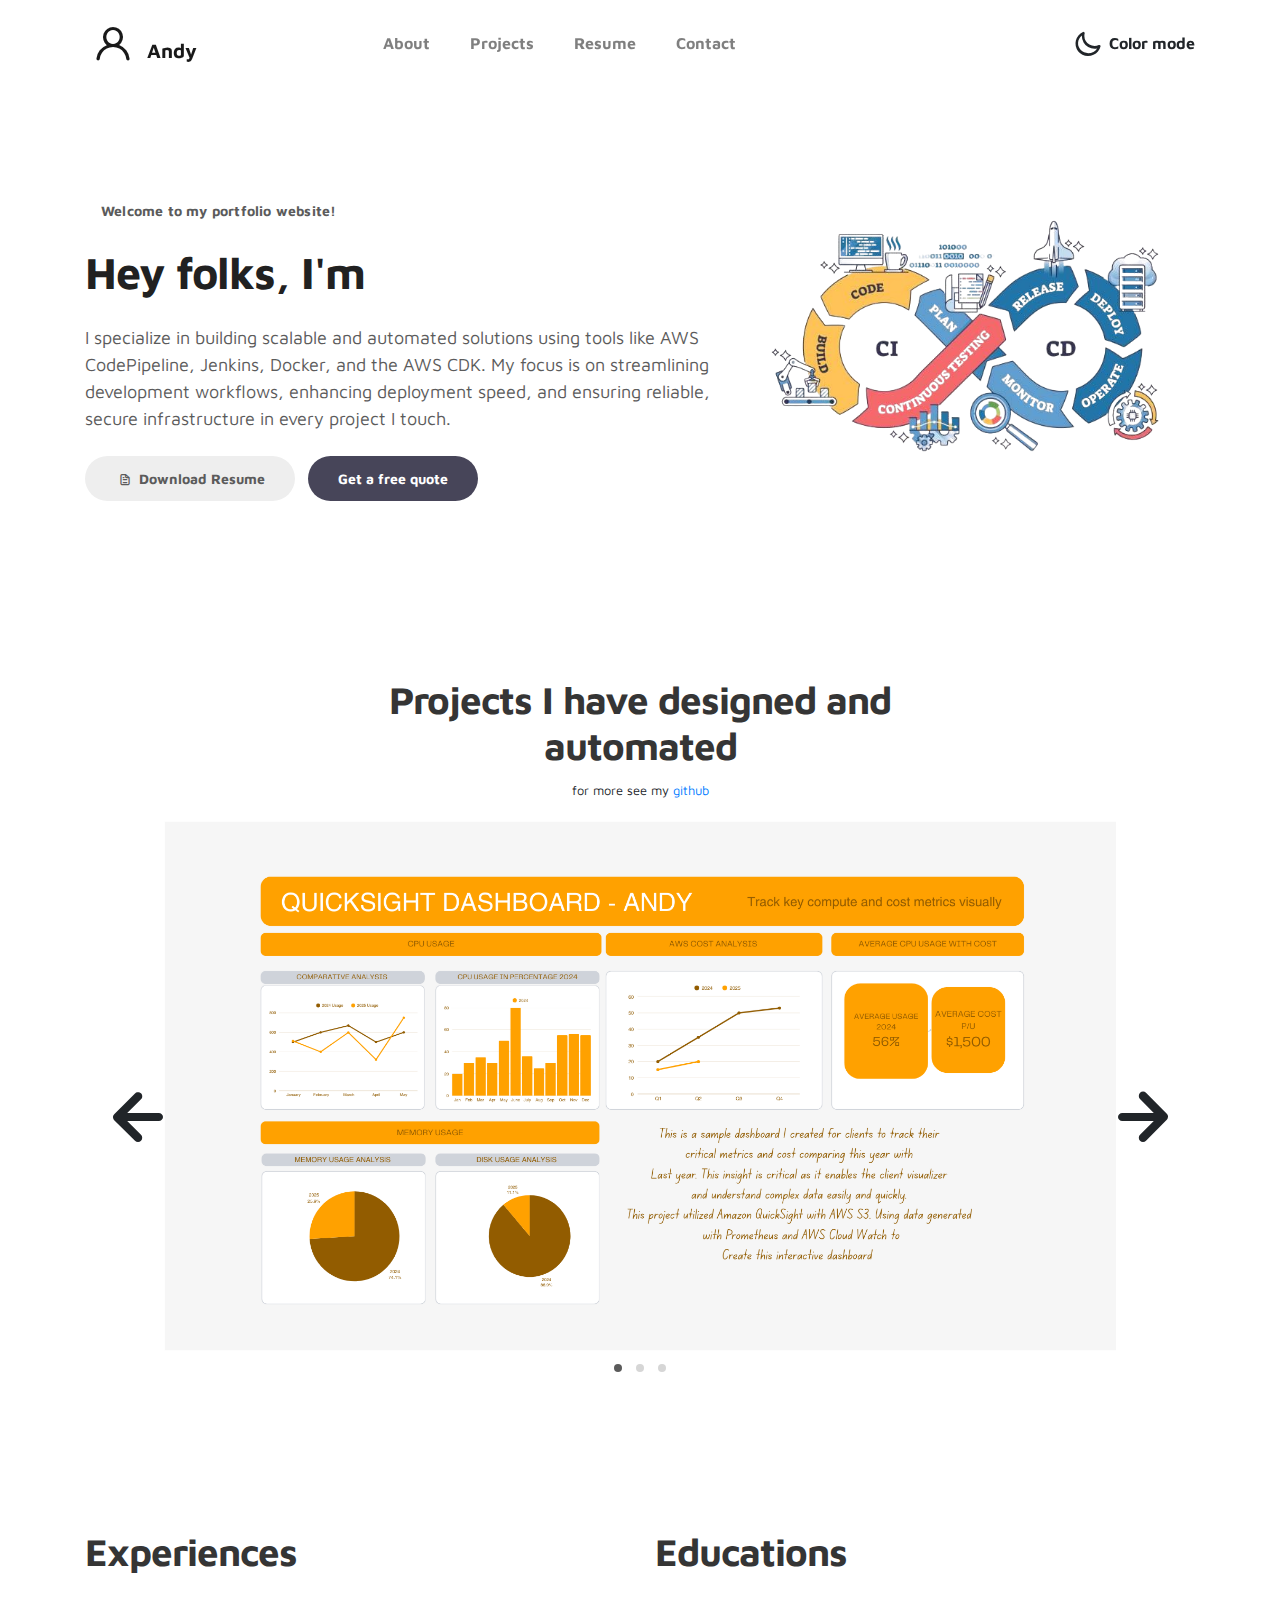
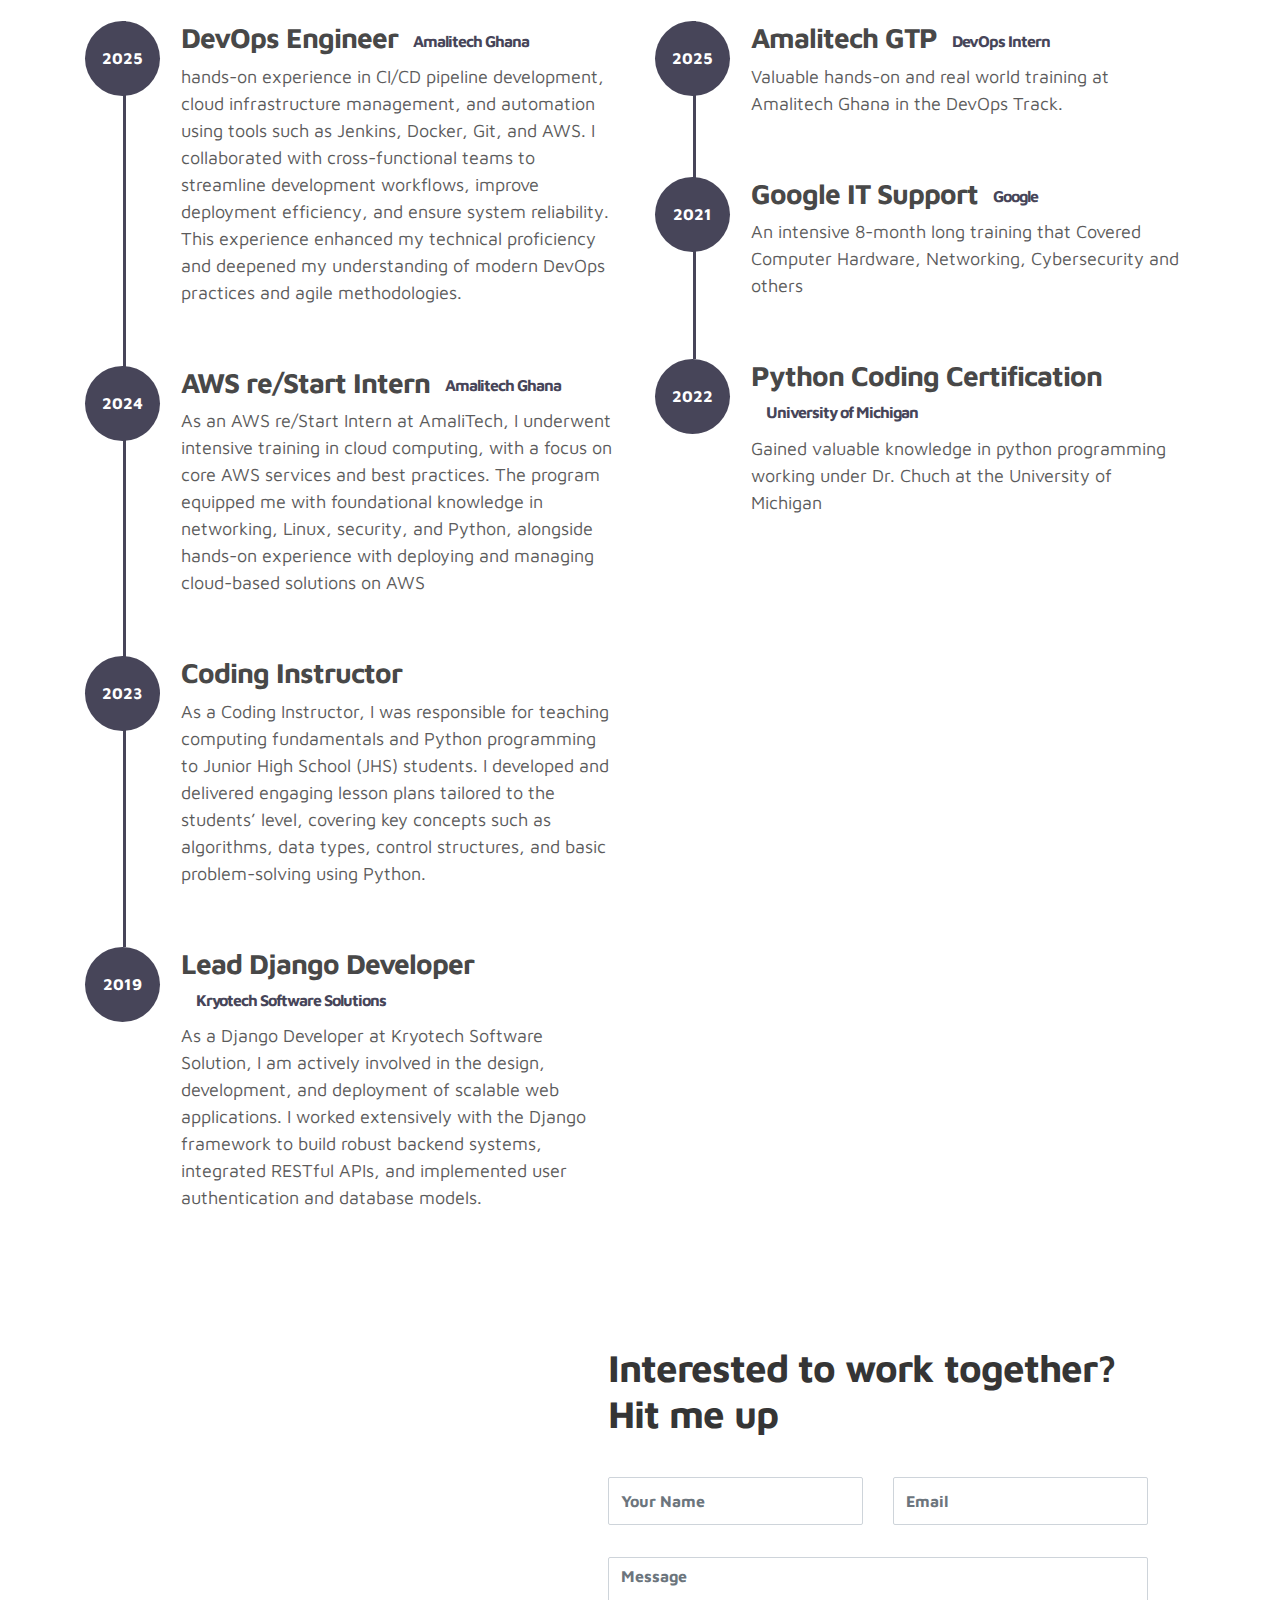
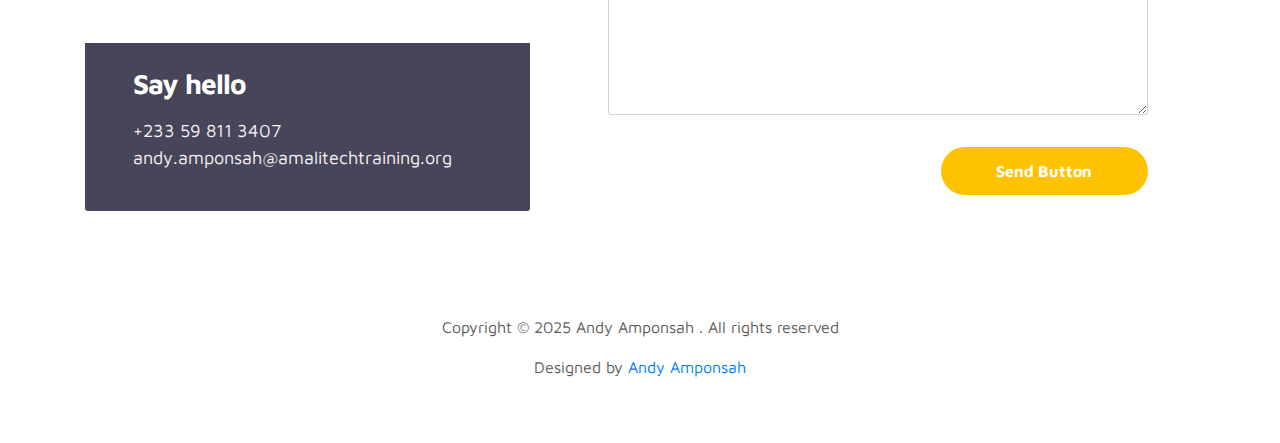
<file: index.html>
<!doctype html>
<html lang="en">
  <head>
    <meta charset="utf-8">
    <meta name="viewport" content="width=device-width, initial-scale=1, shrink-to-fit=no">
    <meta name="description" content="">
    <meta name="author" content="">

    <title>ANDY AMPONSAH | WEBSITE</title>
    <link rel="icon" type="image/png" href="images/project/andy.png">

    <link rel="stylesheet" href="css/bootstrap.min.css">
    <link rel="stylesheet" href="css/unicons.css">
    <link rel="stylesheet" href="css/owl.carousel.min.css">
    <link rel="stylesheet" href="css/owl.theme.default.min.css">

    <!-- MAIN STYLE -->
    <link rel="stylesheet" href="css/tooplate-style.css">
    
<!--

Tooplate 2115 Marvel

https://www.tooplate.com/view/2115-marvel

-->
  </head>
  <body>
    
    <!-- MENU -->
    <nav class="navbar navbar-expand-sm navbar-light">
        <div class="container">
            <a class="navbar-brand" href="/resume.html"><i class='uil uil-user'></i> Andy</a>

            <button class="navbar-toggler" type="button" data-toggle="collapse" data-target="#navbarNav" aria-controls="navbarNav" aria-expanded="false"
                aria-label="Toggle navigation">
                <span class="navbar-toggler-icon"></span>
                <span class="navbar-toggler-icon"></span>
                <span class="navbar-toggler-icon"></span>
            </button>

            <div class="collapse navbar-collapse" id="navbarNav">
                <ul class="navbar-nav mx-auto">
                    <li class="nav-item">
                        <a href="#about" class="nav-link"><span data-hover="About">About</span></a>
                    </li>
                    <li class="nav-item">
                        <a href="#project" class="nav-link"><span data-hover="Projects">Projects</span></a>
                    </li>
                    <li class="nav-item">
                        <a href="/resume.html" class="nav-link"><span data-hover="Resume">Resume</span></a>
                    </li>
                    <li class="nav-item">
                        <a href="/contact.html" class="nav-link"><span data-hover="Contact">Contact</span></a>
                    </li>
                </ul>

                <ul class="navbar-nav ml-lg-auto">
                    <div class="ml-lg-4">
                      <div class="color-mode d-lg-flex justify-content-center align-items-center">
                        <i class="color-mode-icon"></i>
                        Color mode
                      </div>
                    </div>
                </ul>
            </div>
        </div>
    </nav>

    <!-- ABOUT -->
    <section class="about full-screen d-lg-flex justify-content-center align-items-center" id="about">
        <div class="container">
            <div class="row">
                
                <div class="col-lg-7 col-md-12 col-12 d-flex align-items-center">
                    <div class="about-text">
                        <small class="small-text">Welcome to <span class="mobile-block">my portfolio website!</span></small>
                        <h1 class="animated animated-text">
                            <span class="mr-2">Hey folks, I'm</span>
                                <div class="animated-info">
                                    <span class="animated-item">Andy.</span>
                                    <span class="animated-item">DevOps.</span>
                                    <span class="animated-item">DevSecOps.</span>
                                </div>
                        </h1>

                        <p>I specialize in building scalable and automated solutions using tools like AWS CodePipeline, Jenkins, Docker, and the AWS CDK. My focus is on streamlining development workflows, enhancing deployment speed, and ensuring reliable, secure infrastructure in every project I touch.</p>
                        
                        <div class="custom-btn-group mt-4">
                          <a href="/ANDY_AMPONSAH_RESUME.pdf" class="btn mr-lg-2 custom-btn"><i class='uil uil-file-alt'></i> Download Resume</a>
                          <a href="#contact" class="btn custom-btn custom-btn-bg custom-btn-link">Get a free quote</a>
                        </div>
                    </div>
                </div>

                <div class="col-lg-5 col-md-12 col-12">
                    <div class="about-image svg">
                        <img src="images/undraw/cicd.png" class="img-fluid" alt="svg image">
                    </div>
                </div>

            </div>
        </div>
    </section>

    <!-- PROJECTS -->
    <section class="project py-5" id="project">
        <div class="container">
                
                <div class="row">
                  <div class="col-lg-11 text-center mx-auto col-12">

                      <div class="col-lg-8 mx-auto">
                        <h2>Projects I have designed and automated</h2><small>for more see my <a rel="nofollow" href="https://github.com/guderian120"> github</a> </small>
                      </div>

                      <div class="owl-carousel owl-theme">
                        <div class="item">
                          <div class="project-info">
                            <img src="images/project/quicksight.png" class="img-fluid" alt="project image">
                          </div>
                        </div>

                        <div class="item">
                          <div class="project-info">
                            <img src="images/project/grafana.png" class="img-fluid" alt="project image">
                          </div>
                        </div>

                        <div class="item">
                          <div class="project-info">
                            <img src="images/project/ktech.png" class="img-fluid" alt="project image">
                          </div>
                        </div>

                       
                      </div>

                  </div>
                </div>
        </div>
    </section>

    <!-- FEATURES -->
    <section class="resume py-5 d-lg-flex justify-content-center align-items-center" id="resume">
        <div class="container">
            <div class="row">

                <div class="col-lg-6 col-12">
                  <h2 class="mb-4">Experiences</h2>

                    <div class="timeline">
                        <div class="timeline-wrapper">
                             <div class="timeline-yr">
                                  <span>2025</span>
                             </div>
                             <div class="timeline-info">
                              <h3><span>DevOps Engineer</span><small>Amalitech Ghana</small></h3>
                             <p>hands-on experience in CI/CD pipeline development, cloud infrastructure management, and automation using tools such as Jenkins, Docker, Git, and AWS. I collaborated with cross-functional teams to streamline development workflows, improve deployment efficiency, and ensure system reliability. This experience enhanced my technical proficiency and deepened my understanding of modern DevOps practices and agile methodologies.</p>                         </div>
                        </div>

                        <div class="timeline-wrapper">
                          <div class="timeline-yr">
                              <span>2024</span>
                          </div>
                          <div class="timeline-info">
                            <h3><span>AWS re/Start Intern<small>Amalitech Ghana</small></h3>
                              <p>As an AWS re/Start Intern at AmaliTech, I underwent intensive training in cloud computing, with a focus on core AWS services and best practices. The program equipped me with foundational knowledge in networking, Linux, security, and Python, alongside hands-on experience with deploying and managing cloud-based solutions on AWS</p>
                            </div>
                      </div>
                      <div class="timeline-wrapper">
                        <div class="timeline-yr">
                            <span>2023</span>
                        </div>
                        <div class="timeline-info">
                            <h3><span>Coding Instructor</h3>
                              <p>As a Coding Instructor, I was responsible for teaching computing fundamentals and Python programming to Junior High School (JHS) students. I developed and delivered engaging lesson plans tailored to the students’ level, covering key concepts such as algorithms, data types, control structures, and basic problem-solving using Python.</p>
                            </div>
                    </div>
                        <div class="timeline-wrapper">
                            <div class="timeline-yr">
                                <span>2019</span>
                            </div>
                            <div class="timeline-info">
                              <h3><span>Lead Django Developer</span><small>Kryotech Software Solutions</small></h3>
                               <p>As a Django Developer at Kryotech Software Solution, I am actively involved in the design, development, and deployment of scalable web applications. I worked extensively with the Django framework to build robust backend systems, integrated RESTful APIs, and implemented user authentication and database models.</p>
                          </div>
                        </div>

                        
                        
                       

                    </div>
                </div>

                <div class="col-lg-6 col-12">
                  <h2 class="mb-4 mobile-mt-2">Educations</h2>

                    <div class="timeline">
                        <div class="timeline-wrapper">
                             <div class="timeline-yr">
                                  <span>2025</span>
                             </div>
                             <div class="timeline-info">
                              <h3><span>Amalitech GTP</span><small>DevOps Intern</small></h3>
                              <p>Valuable hands-on and real world training at Amalitech Ghana in the DevOps Track.</p>
                         </div>
                        </div>

                        <div class="timeline-wrapper">
                            <div class="timeline-yr">
                                <span>2021</span>
                            </div>
                            <div class="timeline-info">
                              <h3><span>Google IT Support</span><small>Google</small></h3>
                              <p> An intensive 8-month long training that Covered Computer Hardware, Networking, Cybersecurity and others</p>
                          </div>
                        </div>
                        
                        <div class="timeline-wrapper">
                            <div class="timeline-yr">
                                <span>2022</span>
                            </div>
                            <div class="timeline-info">
                              <h3><span>Python Coding Certification</span><small>University of Michigan</small></h3>
                              <p>Gained valuable knowledge in python programming working under Dr. Chuch at the University of Michigan </p>
                            </div>
                        </div>

                    </div>
                </div>
                
            </div>
        </div>
    </section>

    <!-- CONTACT -->
    <section class="contact py-5" id="contact">
      <div class="container">
        <div class="row">
          
          <div class="col-lg-5 mr-lg-5 col-12">
            <div class="google-map w-100">
              <iframe src="https://www.google.com/maps/embed?pb=!1m18!1m12!1m3!1d990.7243874322515!2d-1.6216729303959276!3d6.659617899583461!2m3!1f0!2f0!3f0!3m2!1i1024!2i768!4f13.1!3m3!1m2!1s0xfdb9100216fb86d%3A0x96e7ff31d26458b4!2sAmaliTech%20Ghana!5e0!3m2!1sen!2sgh!4v1745331411936!5m2!1sen!2sgh" width="400" height="300" frameborder="0" style="border:0" allowfullscreen></iframe>
            </div>

            <div class="contact-info d-flex justify-content-between align-items-center py-4 px-lg-5">
              <div class="contact-info-item">
                <h3 class="mb-3 text-white">Say hello</h3>
                <p class="footer-text mb-0">+233 59 811 3407</p>
                <p><a href="mailto:andy.amponsah@amalitechtraining.org">andy.amponsah@amalitechtraining.org</a></p>
              </div>

                
            </div>
          </div>

          <div class="col-lg-6 col-12">
            <div class="contact-form">
              <h2 class="mb-4">Interested to work together? Hit me up</h2>

              <form id="contactForm"  method="POST">
                <div class="row">
                  <div class="col-lg-6 col-12">
                    <input type="text" class="form-control" name="name" placeholder="Your Name" id="name" required>
                  </div>

                  <div class="col-lg-6 col-12">
                    <input type="email" class="form-control" name="email" placeholder="Email" id="email" required>
                  </div>

                  <div class="col-12">
                    <textarea name="message" rows="6" class="form-control" id="message" placeholder="Message" required></textarea>
                  </div>

                  
                  <div class="ml-lg-auto col-lg-5 col-12">
                    <input type="submit" class="form-control submit-btn" value="Send Button">
                  </div>
                </div>
              </form>
            </div>
          </div> 

        </div>
      </div>
    </section>

    <!-- FOOTER -->
     <footer class="footer py-5">
          <div class="container">
               <div class="row">

                    <div class="col-lg-12 col-12">                                
                      <p class="copyright-text text-center">Copyright &copy; 2025 Andy Amponsah . All rights reserved</p>
                      <p class="copyright-text text-center">Designed by <a rel="nofollow" href="https://github.com/guderian120" >Andy Amponsah</a></p>
                  </div>
                    
               </div>
          </div>
     </footer>



   
     
  
    <script src="js/jquery-3.3.1.min.js"></script>
    <script src="js/popper.min.js"></script>
    <script src="js/bootstrap.min.js"></script>
    <script src="js/Headroom.js"></script>
    <script src="js/jQuery.headroom.js"></script>
    <script src="js/owl.carousel.min.js"></script>
    <script src="js/smoothscroll.js"></script>
    <script src="js/custom.js"></script>
    <script src="/js/success.js"></script>

  </body>
</html>
</file>
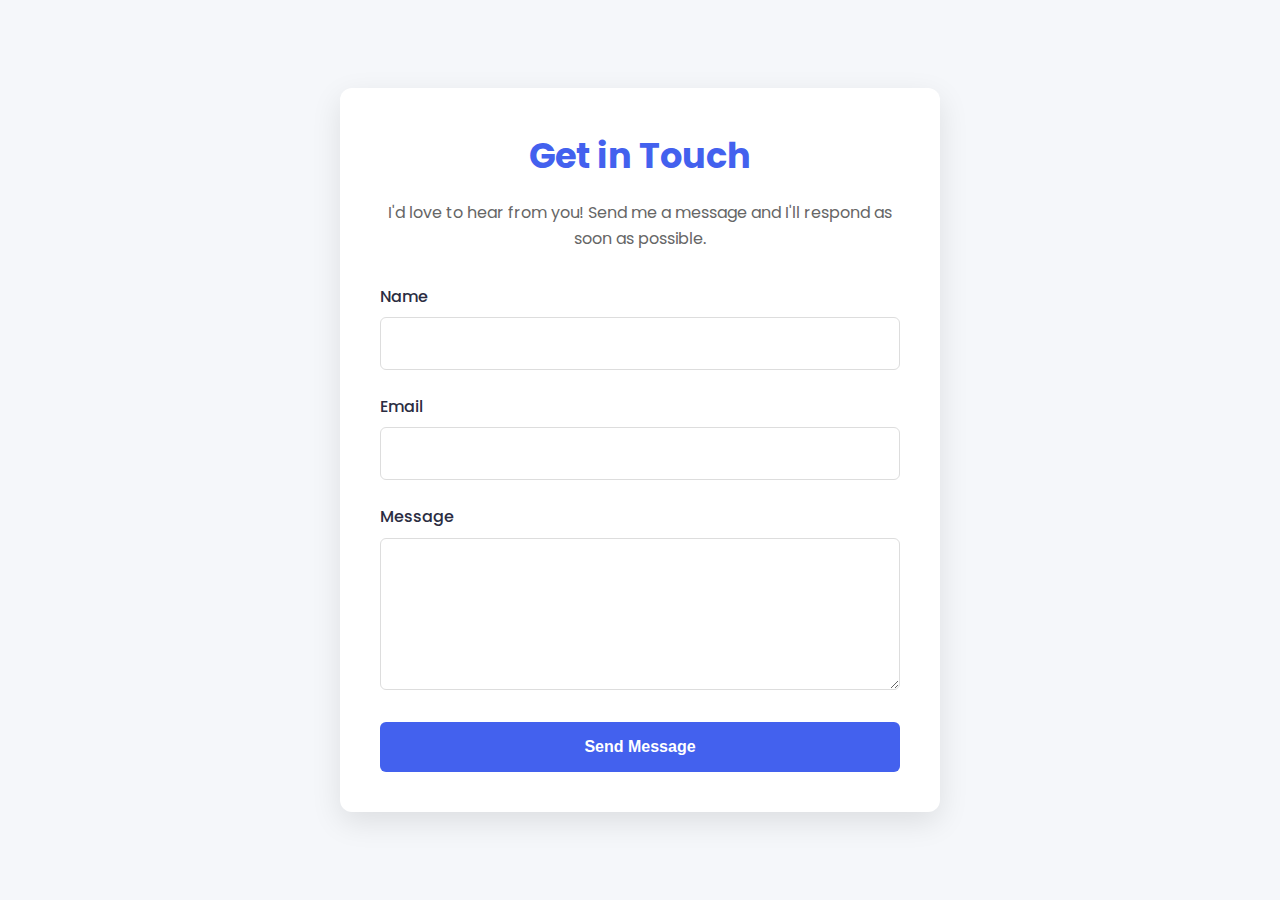
<file: contact.html>
<!DOCTYPE html>
<html lang="en">
<head>
  <meta charset="UTF-8">
  <meta name="viewport" content="width=device-width, initial-scale=1.0">
  <title>Contact Me</title>
  <link rel="stylesheet" href="/css/success.css">
  <link href="https://fonts.googleapis.com/css2?family=Poppins:wght@300;400;600&display=swap" rel="stylesheet">
</head>
<body>
  <div class="container">
    <div class="form-container">
      <h1>Get in Touch</h1>
      <p>I'd love to hear from you! Send me a message and I'll respond as soon as possible.</p>
      
      <form id="contactForm">
        <div class="form-group">
          <label for="name">Name</label>
          <input type="text" id="name" name="name" required>
        </div>
        
        <div class="form-group">
          <label for="email">Email</label>
          <input type="email" id="email" name="email" required>
        </div>
        
        <div class="form-group">
          <label for="message">Message</label>
          <textarea id="message" name="message" rows="5" required></textarea>
        </div>
        
        <button type="submit" class="submit-btn">Send Message</button>
      </form>
    </div>
  </div>

  <script src="js/success.js"></script>
</body>
</html>
</file>
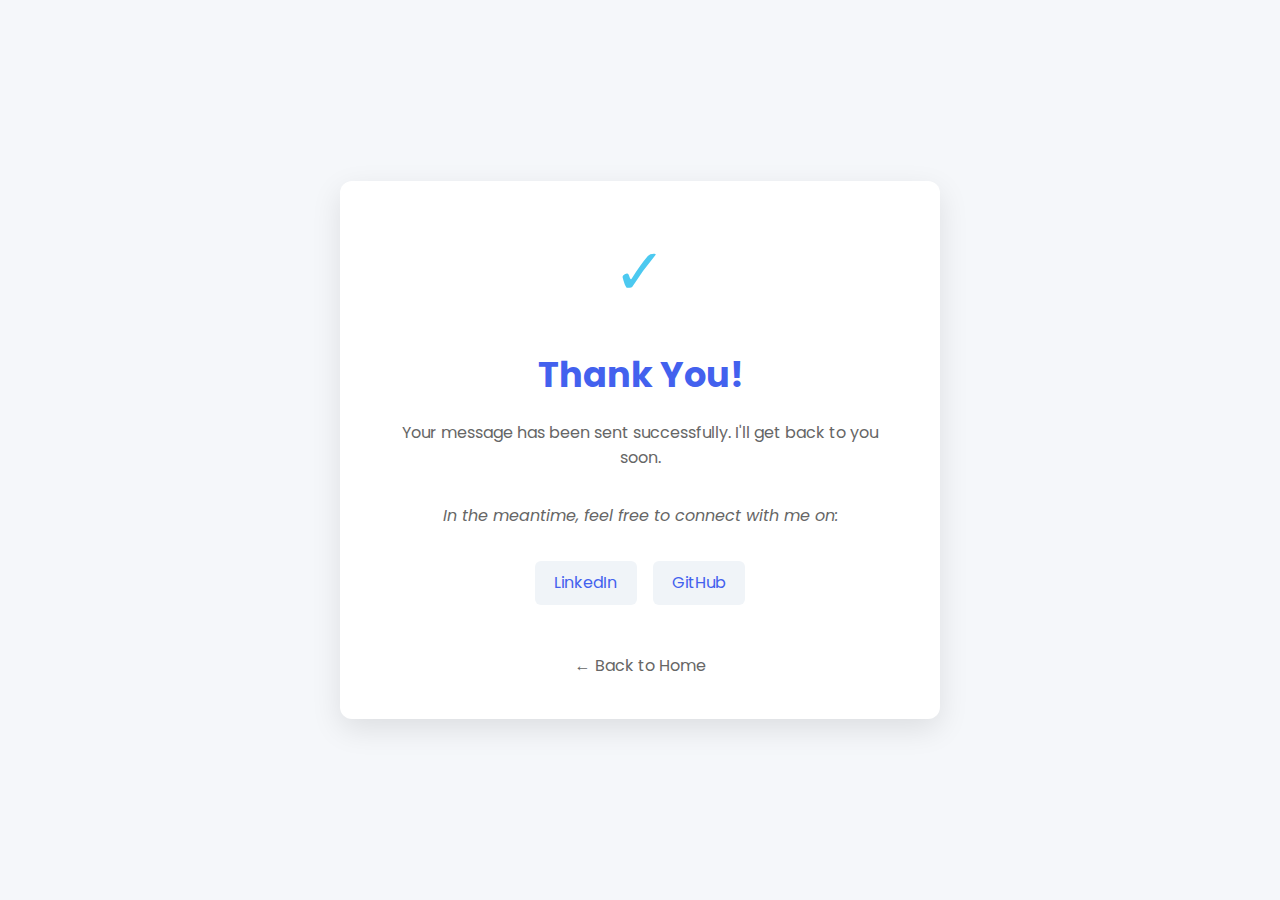
<file: success.html>
<!DOCTYPE html>
<html lang="en">
<head>
  <meta charset="UTF-8">
  <meta name="viewport" content="width=device-width, initial-scale=1.0">
  <title>Message Sent!</title>
  <link rel="stylesheet" href="/css/success.css">
  <link href="https://fonts.googleapis.com/css2?family=Poppins:wght@300;400;600&display=swap" rel="stylesheet">
  <link rel="icon" type="image/png" href="images/project/andy.png">

</head>
<body>
  <div class="container">
    <div class="success-container">
      <div class="checkmark">✓</div>
      <h1>Thank You!</h1>
      <p>Your message has been sent successfully. I'll get back to you soon.</p>
      <p class="follow-up">In the meantime, feel free to connect with me on:</p>
      
      <div class="social-links">
        <a href="https://www.linkedin.com/in/andy-amponsah/" target="_blank">LinkedIn</a>
        <a href="https://github.com/guderian120" target="_blank">GitHub</a>
      </div>
      
      <a href="/" class="home-link">← Back to Home</a>
    </div>
  </div>
</body>
</html>
</file>
<file: css/unicons.css>
@font-face {
  font-family: 'unicons';
  src: url('../font/unicons.eot?42479262');
  src: url('../font/unicons.eot?42479262#iefix') format('embedded-opentype'),
       url('../font/unicons.woff2?42479262') format('woff2'),
       url('../font/unicons.woff?42479262') format('woff'),
       url('../font/unicons.ttf?42479262') format('truetype'),
       url('../font/unicons.svg?42479262#unicons') format('svg');
  font-weight: normal;
  font-style: normal;
}
/* Chrome hack: SVG is rendered more smooth in Windozze. 100% magic, uncomment if you need it. */
/* Note, that will break hinting! In other OS-es font will be not as sharp as it could be */
/*
@media screen and (-webkit-min-device-pixel-ratio:0) {
  @font-face {
    font-family: 'unicons';
    src: url('../font/unicons.svg?42479262#unicons') format('svg');
  }
}
*/
 
 [class^="uil-"]:before, [class*=" uil-"]:before {
  font-family: "unicons";
  font-style: normal;
  font-weight: normal;
  speak: none;
 
  display: inline-block;
  text-decoration: inherit;
  width: 1em;
  margin-right: .2em;
  text-align: center;
  /* opacity: .8; */
 
  /* For safety - reset parent styles, that can break glyph codes*/
  font-variant: normal;
  text-transform: none;
 
  /* fix buttons height, for twitter bootstrap */
  line-height: 1em;
 
  /* Animation center compensation - margins should be symmetric */
  /* remove if not needed */
  margin-left: .2em;
 
  /* you can be more comfortable with increased icons size */
  /* font-size: 120%; */
 
  /* Font smoothing. That was taken from TWBS */
  -webkit-font-smoothing: antialiased;
  -moz-osx-font-smoothing: grayscale;
 
  /* Uncomment for 3D effect */
  /* text-shadow: 1px 1px 1px rgba(127, 127, 127, 0.3); */
}
 
.uil-abacus:before { content: '\e800'; } /* '' */
.uil-accessible-icon-alt:before { content: '\e801'; } /* '' */
.uil-adjust-alt:before { content: '\e802'; } /* '' */
.uil-adjust-circle:before { content: '\e803'; } /* '' */
.uil-adjust-half:before { content: '\e804'; } /* '' */
.uil-adjust:before { content: '\e805'; } /* '' */
.uil-airplay:before { content: '\e806'; } /* '' */
.uil-align-alt:before { content: '\e807'; } /* '' */
.uil-align-center-alt:before { content: '\e808'; } /* '' */
.uil-align-center-h:before { content: '\e809'; } /* '' */
.uil-align-center-justify:before { content: '\e80a'; } /* '' */
.uil-align-center-v:before { content: '\e80b'; } /* '' */
.uil-align-center:before { content: '\e80c'; } /* '' */
.uil-align-justify:before { content: '\e80d'; } /* '' */
.uil-align-left-justify:before { content: '\e80e'; } /* '' */
.uil-align-left:before { content: '\e80f'; } /* '' */
.uil-align-letter-right:before { content: '\e810'; } /* '' */
.uil-align-right-justify:before { content: '\e811'; } /* '' */
.uil-align-right:before { content: '\e812'; } /* '' */
.uil-align:before { content: '\e813'; } /* '' */
.uil-ambulance:before { content: '\e814'; } /* '' */
.uil-analysis:before { content: '\e815'; } /* '' */
.uil-analytics:before { content: '\e816'; } /* '' */
.uil-anchor:before { content: '\e817'; } /* '' */
.uil-android-phone-slash:before { content: '\e818'; } /* '' */
.uil-angle-double-down:before { content: '\e819'; } /* '' */
.uil-angle-double-left:before { content: '\e81a'; } /* '' */
.uil-angle-double-right:before { content: '\e81b'; } /* '' */
.uil-angle-double-up:before { content: '\e81c'; } /* '' */
.uil-angle-down:before { content: '\e81d'; } /* '' */
.uil-angle-left:before { content: '\e81e'; } /* '' */
.uil-angle-right-b:before { content: '\e81f'; } /* '' */
.uil-angle-right:before { content: '\e820'; } /* '' */
.uil-angle-up:before { content: '\e821'; } /* '' */
.uil-annoyed-alt:before { content: '\e822'; } /* '' */
.uil-annoyed:before { content: '\e823'; } /* '' */
.uil-apps:before { content: '\e824'; } /* '' */
.uil-archive-alt:before { content: '\e825'; } /* '' */
.uil-archive:before { content: '\e826'; } /* '' */
.uil-arrow-break:before { content: '\e827'; } /* '' */
.uil-arrow-circle-down:before { content: '\e828'; } /* '' */
.uil-arrow-circle-left:before { content: '\e829'; } /* '' */
.uil-arrow-circle-right:before { content: '\e82a'; } /* '' */
.uil-arrow-circle-up:before { content: '\e82b'; } /* '' */
.uil-arrow-compress-h:before { content: '\e82c'; } /* '' */
.uil-arrow-down-left:before { content: '\e82d'; } /* '' */
.uil-arrow-down-right:before { content: '\e82e'; } /* '' */
.uil-arrow-down:before { content: '\e82f'; } /* '' */
.uil-arrow-from-right:before { content: '\e830'; } /* '' */
.uil-arrow-from-top:before { content: '\e831'; } /* '' */
.uil-arrow-growth:before { content: '\e832'; } /* '' */
.uil-arrow-left:before { content: '\e833'; } /* '' */
.uil-arrow-random:before { content: '\e834'; } /* '' */
.uil-arrow-resize-diagonal:before { content: '\e835'; } /* '' */
.uil-arrow-right:before { content: '\e836'; } /* '' */
.uil-arrow-to-bottom:before { content: '\e837'; } /* '' */
.uil-arrow-to-right:before { content: '\e838'; } /* '' */
.uil-arrow-up-left:before { content: '\e839'; } /* '' */
.uil-arrow-up-right:before { content: '\e83a'; } /* '' */
.uil-arrow-up:before { content: '\e83b'; } /* '' */
.uil-arrows-h-alt:before { content: '\e83c'; } /* '' */
.uil-arrows-h:before { content: '\e83d'; } /* '' */
.uil-arrows-left-down:before { content: '\e83e'; } /* '' */
.uil-arrows-maximize:before { content: '\e83f'; } /* '' */
.uil-arrows-merge:before { content: '\e840'; } /* '' */
.uil-arrows-resize-h:before { content: '\e841'; } /* '' */
.uil-arrows-resize-v:before { content: '\e842'; } /* '' */
.uil-arrows-resize:before { content: '\e843'; } /* '' */
.uil-arrows-right-down:before { content: '\e844'; } /* '' */
.uil-arrows-shrink-h:before { content: '\e845'; } /* '' */
.uil-arrows-shrink-v:before { content: '\e846'; } /* '' */
.uil-arrows-up-right:before { content: '\e847'; } /* '' */
.uil-arrows-v-alt:before { content: '\e848'; } /* '' */
.uil-arrows-v:before { content: '\e849'; } /* '' */
.uil-at:before { content: '\e84a'; } /* '' */
.uil-atm-card:before { content: '\e84b'; } /* '' */
.uil-atom:before { content: '\e84c'; } /* '' */
.uil-auto-flash:before { content: '\e84d'; } /* '' */
.uil-award-alt:before { content: '\e84e'; } /* '' */
.uil-award:before { content: '\e84f'; } /* '' */
.uil-baby-carriage:before { content: '\e850'; } /* '' */
.uil-backpack:before { content: '\e851'; } /* '' */
.uil-backspace:before { content: '\e852'; } /* '' */
.uil-backward:before { content: '\e853'; } /* '' */
.uil-bag-alt:before { content: '\e854'; } /* '' */
.uil-bag-slash:before { content: '\e855'; } /* '' */
.uil-bag:before { content: '\e856'; } /* '' */
.uil-ball:before { content: '\e857'; } /* '' */
.uil-ban:before { content: '\e858'; } /* '' */
.uil-bars:before { content: '\e859'; } /* '' */
.uil-basketball-hoop:before { content: '\e85a'; } /* '' */
.uil-basketball:before { content: '\e85b'; } /* '' */
.uil-battery-bolt:before { content: '\e85c'; } /* '' */
.uil-battery-empty:before { content: '\e85d'; } /* '' */
.uil-bed-double:before { content: '\e85e'; } /* '' */
.uil-bed:before { content: '\e85f'; } /* '' */
.uil-bell-school:before { content: '\e860'; } /* '' */
.uil-bell-slash:before { content: '\e861'; } /* '' */
.uil-bill:before { content: '\e862'; } /* '' */
.uil-bitcoin-circle:before { content: '\e863'; } /* '' */
.uil-bitcoin:before { content: '\e864'; } /* '' */
.uil-bluetooth-b:before { content: '\e865'; } /* '' */
.uil-bolt-alt:before { content: '\e866'; } /* '' */
.uil-bolt-slash:before { content: '\e867'; } /* '' */
.uil-bolt:before { content: '\e868'; } /* '' */
.uil-book-alt:before { content: '\e869'; } /* '' */
.uil-book-medical:before { content: '\e86a'; } /* '' */
.uil-book-open:before { content: '\e86b'; } /* '' */
.uil-book-reader:before { content: '\e86c'; } /* '' */
.uil-book:before { content: '\e86d'; } /* '' */
.uil-bookmark-full:before { content: '\e86e'; } /* '' */
.uil-bookmark:before { content: '\e86f'; } /* '' */
.uil-books:before { content: '\e870'; } /* '' */
.uil-boombox:before { content: '\e871'; } /* '' */
.uil-border-alt:before { content: '\e872'; } /* '' */
.uil-border-bottom:before { content: '\e873'; } /* '' */
.uil-border-clear:before { content: '\e874'; } /* '' */
.uil-border-horizontal:before { content: '\e875'; } /* '' */
.uil-border-inner:before { content: '\e876'; } /* '' */
.uil-border-left:before { content: '\e877'; } /* '' */
.uil-border-out:before { content: '\e878'; } /* '' */
.uil-border-right:before { content: '\e879'; } /* '' */
.uil-border-top:before { content: '\e87a'; } /* '' */
.uil-border-vertical:before { content: '\e87b'; } /* '' */
.uil-box:before { content: '\e87c'; } /* '' */
.uil-briefcase-alt:before { content: '\e87d'; } /* '' */
.uil-briefcase:before { content: '\e87e'; } /* '' */
.uil-bright:before { content: '\e87f'; } /* '' */
.uil-brightness-empty:before { content: '\e880'; } /* '' */
.uil-brightness-half:before { content: '\e881'; } /* '' */
.uil-brightness-low:before { content: '\e882'; } /* '' */
.uil-brightness-minus:before { content: '\e883'; } /* '' */
.uil-brightness-plus:before { content: '\e884'; } /* '' */
.uil-brightness:before { content: '\e885'; } /* '' */
.uil-bring-bottom:before { content: '\e886'; } /* '' */
.uil-bring-front:before { content: '\e887'; } /* '' */
.uil-brush-alt:before { content: '\e888'; } /* '' */
.uil-bug:before { content: '\e889'; } /* '' */
.uil-building:before { content: '\e88a'; } /* '' */
.uil-bullseye:before { content: '\e88b'; } /* '' */
.uil-bus-alt:before { content: '\e88c'; } /* '' */
.uil-bus-school:before { content: '\e88d'; } /* '' */
.uil-bus:before { content: '\e88e'; } /* '' */
.uil-calcualtor:before { content: '\e88f'; } /* '' */
.uil-calculator-alt:before { content: '\e890'; } /* '' */
.uil-calendar-alt:before { content: '\e891'; } /* '' */
.uil-calendar-slash:before { content: '\e892'; } /* '' */
.uil-calender:before { content: '\e893'; } /* '' */
.uil-calling:before { content: '\e894'; } /* '' */
.uil-camera-plus:before { content: '\e895'; } /* '' */
.uil-camera-slash:before { content: '\e896'; } /* '' */
.uil-camera:before { content: '\e897'; } /* '' */
.uil-cancel:before { content: '\e898'; } /* '' */
.uil-capsule:before { content: '\e899'; } /* '' */
.uil-capture:before { content: '\e89a'; } /* '' */
.uil-car-sideview:before { content: '\e89b'; } /* '' */
.uil-car-slash:before { content: '\e89c'; } /* '' */
.uil-car-wash:before { content: '\e89d'; } /* '' */
.uil-car:before { content: '\e89e'; } /* '' */
.uil-card-atm:before { content: '\e89f'; } /* '' */
.uil-caret-right:before { content: '\e8a0'; } /* '' */
.uil-cart:before { content: '\e8a1'; } /* '' */
.uil-cell:before { content: '\e8a2'; } /* '' */
.uil-celsius:before { content: '\e8a3'; } /* '' */
.uil-chart-bar-alt:before { content: '\e8a4'; } /* '' */
.uil-chart-bar:before { content: '\e8a5'; } /* '' */
.uil-chart-down:before { content: '\e8a6'; } /* '' */
.uil-chart-growth-alt:before { content: '\e8a7'; } /* '' */
.uil-chart-growth:before { content: '\e8a8'; } /* '' */
.uil-chart-line:before { content: '\e8a9'; } /* '' */
.uil-chart-pie-alt:before { content: '\e8aa'; } /* '' */
.uil-chart-pie:before { content: '\e8ab'; } /* '' */
.uil-chart:before { content: '\e8ac'; } /* '' */
.uil-chat-bubble-user:before { content: '\e8ad'; } /* '' */
.uil-chat-info:before { content: '\e8ae'; } /* '' */
.uil-chat:before { content: '\e8af'; } /* '' */
.uil-check-circle:before { content: '\e8b0'; } /* '' */
.uil-check-square:before { content: '\e8b1'; } /* '' */
.uil-check:before { content: '\e8b2'; } /* '' */
.uil-circle-layer:before { content: '\e8b3'; } /* '' */
.uil-circle:before { content: '\e8b4'; } /* '' */
.uil-circuit:before { content: '\e8b5'; } /* '' */
.uil-clapper-board:before { content: '\e8b6'; } /* '' */
.uil-clipboard-alt:before { content: '\e8b7'; } /* '' */
.uil-clipboard-blank:before { content: '\e8b8'; } /* '' */
.uil-clipboard-notes:before { content: '\e8b9'; } /* '' */
.uil-clipboard:before { content: '\e8ba'; } /* '' */
.uil-clock-eight:before { content: '\e8bb'; } /* '' */
.uil-clock-five:before { content: '\e8bc'; } /* '' */
.uil-clock-nine:before { content: '\e8bd'; } /* '' */
.uil-clock-seven:before { content: '\e8be'; } /* '' */
.uil-clock-ten:before { content: '\e8bf'; } /* '' */
.uil-clock-three:before { content: '\e8c0'; } /* '' */
.uil-clock-two:before { content: '\e8c1'; } /* '' */
.uil-clock:before { content: '\e8c2'; } /* '' */
.uil-closed-captioning:before { content: '\e8c3'; } /* '' */
.uil-cloud-block:before { content: '\e8c4'; } /* '' */
.uil-cloud-bookmark:before { content: '\e8c5'; } /* '' */
.uil-cloud-check:before { content: '\e8c6'; } /* '' */
.uil-cloud-computing:before { content: '\e8c7'; } /* '' */
.uil-cloud-data-connection:before { content: '\e8c8'; } /* '' */
.uil-cloud-database-tree:before { content: '\e8c9'; } /* '' */
.uil-cloud-download:before { content: '\e8ca'; } /* '' */
.uil-cloud-drizzle:before { content: '\e8cb'; } /* '' */
.uil-cloud-exclamation:before { content: '\e8cc'; } /* '' */
.uil-cloud-hail:before { content: '\e8cd'; } /* '' */
.uil-cloud-heart:before { content: '\e8ce'; } /* '' */
.uil-cloud-info:before { content: '\e8cf'; } /* '' */
.uil-cloud-lock:before { content: '\e8d0'; } /* '' */
.uil-cloud-meatball:before { content: '\e8d1'; } /* '' */
.uil-cloud-moon-hail:before { content: '\e8d2'; } /* '' */
.uil-cloud-moon-meatball:before { content: '\e8d3'; } /* '' */
.uil-cloud-moon-rain:before { content: '\e8d4'; } /* '' */
.uil-cloud-moon-showers:before { content: '\e8d5'; } /* '' */
.uil-cloud-moon:before { content: '\e8d6'; } /* '' */
.uil-cloud-question:before { content: '\e8d7'; } /* '' */
.uil-cloud-rain-sun:before { content: '\e8d8'; } /* '' */
.uil-cloud-rain:before { content: '\e8d9'; } /* '' */
.uil-cloud-redo:before { content: '\e8da'; } /* '' */
.uil-cloud-set:before { content: '\e8db'; } /* '' */
.uil-cloud-share:before { content: '\e8dc'; } /* '' */
.uil-cloud-shield:before { content: '\e8dd'; } /* '' */
.uil-cloud-showers-alt:before { content: '\e8de'; } /* '' */
.uil-cloud-showers-heavy:before { content: '\e8df'; } /* '' */
.uil-cloud-showers:before { content: '\e8e0'; } /* '' */
.uil-cloud-slash:before { content: '\e8e1'; } /* '' */
.uil-cloud-sun-hail:before { content: '\e8e2'; } /* '' */
.uil-cloud-sun-meatball:before { content: '\e8e3'; } /* '' */
.uil-cloud-sun-rain-alt:before { content: '\e8e4'; } /* '' */
.uil-cloud-sun-rain:before { content: '\e8e5'; } /* '' */
.uil-cloud-sun-tear:before { content: '\e8e6'; } /* '' */
.uil-cloud-sun:before { content: '\e8e7'; } /* '' */
.uil-cloud-times:before { content: '\e8e8'; } /* '' */
.uil-cloud-unlock:before { content: '\e8e9'; } /* '' */
.uil-cloud-upload:before { content: '\e8ea'; } /* '' */
.uil-cloud-wifi:before { content: '\e8eb'; } /* '' */
.uil-cloud-wind:before { content: '\e8ec'; } /* '' */
.uil-cloud:before { content: '\e8ed'; } /* '' */
.uil-clouds:before { content: '\e8ee'; } /* '' */
.uil-club:before { content: '\e8ef'; } /* '' */
.uil-code:before { content: '\e8f0'; } /* '' */
.uil-coffee:before { content: '\e8f1'; } /* '' */
.uil-cog:before { content: '\e8f2'; } /* '' */
.uil-coins:before { content: '\e8f3'; } /* '' */
.uil-columns:before { content: '\e8f4'; } /* '' */
.uil-comment-alt-block:before { content: '\e8f5'; } /* '' */
.uil-comment-alt-chart-lines:before { content: '\e8f6'; } /* '' */
.uil-comment-alt-check:before { content: '\e8f7'; } /* '' */
.uil-comment-alt-dots:before { content: '\e8f8'; } /* '' */
.uil-comment-alt-download:before { content: '\e8f9'; } /* '' */
.uil-comment-alt-edit:before { content: '\e8fa'; } /* '' */
.uil-comment-alt-exclamation:before { content: '\e8fb'; } /* '' */
.uil-comment-alt-heart:before { content: '\e8fc'; } /* '' */
.uil-comment-alt-image:before { content: '\e8fd'; } /* '' */
.uil-comment-alt-info:before { content: '\e8fe'; } /* '' */
.uil-comment-alt-lines:before { content: '\e8ff'; } /* '' */
.uil-comment-alt-lock:before { content: '\e900'; } /* '' */
.uil-comment-alt-medical:before { content: '\e901'; } /* '' */
.uil-comment-alt-message:before { content: '\e902'; } /* '' */
.uil-comment-alt-notes:before { content: '\e903'; } /* '' */
.uil-comment-alt-plus:before { content: '\e904'; } /* '' */
.uil-comment-alt-question:before { content: '\e905'; } /* '' */
.uil-comment-alt-redo:before { content: '\e906'; } /* '' */
.uil-comment-alt-search:before { content: '\e907'; } /* '' */
.uil-comment-alt-share:before { content: '\e908'; } /* '' */
.uil-comment-alt-shield:before { content: '\e909'; } /* '' */
.uil-comment-alt-upload:before { content: '\e90a'; } /* '' */
.uil-comment-alt-verify:before { content: '\e90b'; } /* '' */
.uil-comment-alt:before { content: '\e90c'; } /* '' */
.uil-comment-block:before { content: '\e90d'; } /* '' */
.uil-comment-chart-line:before { content: '\e90e'; } /* '' */
.uil-comment-check:before { content: '\e90f'; } /* '' */
.uil-comment-dots:before { content: '\e910'; } /* '' */
.uil-comment-download:before { content: '\e911'; } /* '' */
.uil-comment-edit:before { content: '\e912'; } /* '' */
.uil-comment-exclamation:before { content: '\e913'; } /* '' */
.uil-comment-heart:before { content: '\e914'; } /* '' */
.uil-comment-image:before { content: '\e915'; } /* '' */
.uil-comment-info-alt:before { content: '\e916'; } /* '' */
.uil-comment-info:before { content: '\e917'; } /* '' */
.uil-comment-lines:before { content: '\e918'; } /* '' */
.uil-comment-lock:before { content: '\e919'; } /* '' */
.uil-comment-medical:before { content: '\e91a'; } /* '' */
.uil-comment-message:before { content: '\e91b'; } /* '' */
.uil-comment-notes:before { content: '\e91c'; } /* '' */
.uil-comment-plus:before { content: '\e91d'; } /* '' */
.uil-comment-question:before { content: '\e91e'; } /* '' */
.uil-comment-redo:before { content: '\e91f'; } /* '' */
.uil-comment-search:before { content: '\e920'; } /* '' */
.uil-comment-share:before { content: '\e921'; } /* '' */
.uil-comment-shield:before { content: '\e922'; } /* '' */
.uil-comment-slash:before { content: '\e923'; } /* '' */
.uil-comment-upload:before { content: '\e924'; } /* '' */
.uil-comment-verify:before { content: '\e925'; } /* '' */
.uil-comment:before { content: '\e926'; } /* '' */
.uil-comments-alt:before { content: '\e927'; } /* '' */
.uil-comments:before { content: '\e928'; } /* '' */
.uil-commnet-alt-slash:before { content: '\e929'; } /* '' */
.uil-compact-disc:before { content: '\e92a'; } /* '' */
.uil-compass:before { content: '\e92b'; } /* '' */
.uil-compress-alt-left:before { content: '\e92c'; } /* '' */
.uil-compress-alt:before { content: '\e92d'; } /* '' */
.uil-compress-arrows:before { content: '\e92e'; } /* '' */
.uil-compress-lines:before { content: '\e92f'; } /* '' */
.uil-compress-point:before { content: '\e930'; } /* '' */
.uil-compress-v:before { content: '\e931'; } /* '' */
.uil-compress:before { content: '\e932'; } /* '' */
.uil-computer-mouse:before { content: '\e933'; } /* '' */
.uil-confused:before { content: '\e934'; } /* '' */
.uil-constructor:before { content: '\e935'; } /* '' */
.uil-copy-alt:before { content: '\e936'; } /* '' */
.uil-copy-landscape:before { content: '\e937'; } /* '' */
.uil-copy:before { content: '\e938'; } /* '' */
.uil-copyright:before { content: '\e939'; } /* '' */
.uil-corner-down-left:before { content: '\e93a'; } /* '' */
.uil-corner-down-right-alt:before { content: '\e93b'; } /* '' */
.uil-corner-down-right:before { content: '\e93c'; } /* '' */
.uil-corner-left-down:before { content: '\e93d'; } /* '' */
.uil-corner-right-down:before { content: '\e93e'; } /* '' */
.uil-corner-up-left-alt:before { content: '\e93f'; } /* '' */
.uil-corner-up-left:before { content: '\e940'; } /* '' */
.uil-corner-up-right-alt:before { content: '\e941'; } /* '' */
.uil-corner-up-right:before { content: '\e942'; } /* '' */
.uil-creative-commons-pd-alt:before { content: '\e943'; } /* '' */
.uil-creative-commons-pd:before { content: '\e944'; } /* '' */
.uil-crockery:before { content: '\e945'; } /* '' */
.uil-crop-alt-rotate-left:before { content: '\e946'; } /* '' */
.uil-crop-alt-rotate-right:before { content: '\e947'; } /* '' */
.uil-crop-alt:before { content: '\e948'; } /* '' */
.uil-crosshair-alt:before { content: '\e949'; } /* '' */
.uil-crosshair:before { content: '\e94a'; } /* '' */
.uil-crosshairs:before { content: '\e94b'; } /* '' */
.uil-cube:before { content: '\e94c'; } /* '' */
.uil-data-sharing:before { content: '\e94d'; } /* '' */
.uil-database-alt:before { content: '\e94e'; } /* '' */
.uil-database:before { content: '\e94f'; } /* '' */
.uil-desert:before { content: '\e950'; } /* '' */
.uil-desktop-alt-slash:before { content: '\e951'; } /* '' */
.uil-desktop-alt:before { content: '\e952'; } /* '' */
.uil-desktop-cloud-alt:before { content: '\e953'; } /* '' */
.uil-desktop-slash:before { content: '\e954'; } /* '' */
.uil-desktop:before { content: '\e955'; } /* '' */
.uil-dialpad-alt:before { content: '\e956'; } /* '' */
.uil-dialpad:before { content: '\e957'; } /* '' */
.uil-diamond:before { content: '\e958'; } /* '' */
.uil-diary-alt:before { content: '\e959'; } /* '' */
.uil-diary:before { content: '\e95a'; } /* '' */
.uil-dice-five:before { content: '\e95b'; } /* '' */
.uil-dice-four:before { content: '\e95c'; } /* '' */
.uil-dice-one:before { content: '\e95d'; } /* '' */
.uil-dice-six:before { content: '\e95e'; } /* '' */
.uil-dice-three:before { content: '\e95f'; } /* '' */
.uil-dice-two:before { content: '\e960'; } /* '' */
.uil-direction:before { content: '\e961'; } /* '' */
.uil-directions:before { content: '\e962'; } /* '' */
.uil-dizzy-meh:before { content: '\e963'; } /* '' */
.uil-dna:before { content: '\e964'; } /* '' */
.uil-document-layout-center:before { content: '\e965'; } /* '' */
.uil-document-layout-left:before { content: '\e966'; } /* '' */
.uil-document-layout-right:before { content: '\e967'; } /* '' */
.uil-document:before { content: '\e968'; } /* '' */
.uil-dollar-alt:before { content: '\e969'; } /* '' */
.uil-dollar-sign-alt:before { content: '\e96a'; } /* '' */
.uil-dollar-sign:before { content: '\e96b'; } /* '' */
.uil-down-arrow:before { content: '\e96c'; } /* '' */
.uil-download-alt:before { content: '\e96d'; } /* '' */
.uil-dribbble:before { content: '\e96e'; } /* '' */
.uil-drill:before { content: '\e96f'; } /* '' */
.uil-dropbox:before { content: '\e970'; } /* '' */
.uil-dumbbell:before { content: '\e971'; } /* '' */
.uil-edit-alt:before { content: '\e972'; } /* '' */
.uil-edit:before { content: '\e973'; } /* '' */
.uil-ellipsis-h:before { content: '\e974'; } /* '' */
.uil-ellipsis-v:before { content: '\e975'; } /* '' */
.uil-emoji:before { content: '\e976'; } /* '' */
.uil-enter:before { content: '\e977'; } /* '' */
.uil-entry:before { content: '\e978'; } /* '' */
.uil-envelope-add:before { content: '\e979'; } /* '' */
.uil-envelope-alt:before { content: '\e97a'; } /* '' */
.uil-envelope-block:before { content: '\e97b'; } /* '' */
.uil-envelope-bookmark:before { content: '\e97c'; } /* '' */
.uil-envelope-check:before { content: '\e97d'; } /* '' */
.uil-envelope-download-alt:before { content: '\e97e'; } /* '' */
.uil-envelope-download:before { content: '\e97f'; } /* '' */
.uil-envelope-edit:before { content: '\e980'; } /* '' */
.uil-envelope-exclamation:before { content: '\e981'; } /* '' */
.uil-envelope-heart:before { content: '\e982'; } /* '' */
.uil-envelope-info:before { content: '\e983'; } /* '' */
.uil-envelope-lock:before { content: '\e984'; } /* '' */
.uil-envelope-minus:before { content: '\e985'; } /* '' */
.uil-envelope-open:before { content: '\e986'; } /* '' */
.uil-envelope-question:before { content: '\e987'; } /* '' */
.uil-envelope-receive:before { content: '\e988'; } /* '' */
.uil-envelope-redo:before { content: '\e989'; } /* '' */
.uil-envelope-search:before { content: '\e98a'; } /* '' */
.uil-envelope-send:before { content: '\e98b'; } /* '' */
.uil-envelope-share:before { content: '\e98c'; } /* '' */
.uil-envelope-shield:before { content: '\e98d'; } /* '' */
.uil-envelope-star:before { content: '\e98e'; } /* '' */
.uil-envelope-times:before { content: '\e98f'; } /* '' */
.uil-envelope-upload-alt:before { content: '\e990'; } /* '' */
.uil-envelope-upload:before { content: '\e991'; } /* '' */
.uil-envelope:before { content: '\e992'; } /* '' */
.uil-envelopes:before { content: '\e993'; } /* '' */
.uil-equal-circle:before { content: '\e994'; } /* '' */
.uil-euro-circle:before { content: '\e995'; } /* '' */
.uil-euro:before { content: '\e996'; } /* '' */
.uil-exchange-alt:before { content: '\e997'; } /* '' */
.uil-exchange:before { content: '\e998'; } /* '' */
.uil-exclamation-circle:before { content: '\e999'; } /* '' */
.uil-exclamation-octagon:before { content: '\e99a'; } /* '' */
.uil-exclamation-triangle:before { content: '\e99b'; } /* '' */
.uil-exclude:before { content: '\e99c'; } /* '' */
.uil-exit:before { content: '\e99d'; } /* '' */
.uil-expand-alt:before { content: '\e99e'; } /* '' */
.uil-expand-arrows-alt:before { content: '\e99f'; } /* '' */
.uil-expand-arrows:before { content: '\e9a0'; } /* '' */
.uil-expand-from-corner:before { content: '\e9a1'; } /* '' */
.uil-expand-left:before { content: '\e9a2'; } /* '' */
.uil-export:before { content: '\e9a3'; } /* '' */
.uil-exposure-alt:before { content: '\e9a4'; } /* '' */
.uil-exposure-increase:before { content: '\e9a5'; } /* '' */
.uil-external-link-alt:before { content: '\e9a6'; } /* '' */
.uil-eye-slash:before { content: '\e9a7'; } /* '' */
.uil-eye:before { content: '\e9a8'; } /* '' */
.uil-facebook:before { content: '\e9a9'; } /* '' */
.uil-fahrenheit:before { content: '\e9aa'; } /* '' */
.uil-fast-mail-alt:before { content: '\e9ab'; } /* '' */
.uil-fast-mail:before { content: '\e9ac'; } /* '' */
.uil-favorite:before { content: '\e9ad'; } /* '' */
.uil-feedback:before { content: '\e9ae'; } /* '' */
.uil-file-alt:before { content: '\e9af'; } /* '' */
.uil-file-blank:before { content: '\e9b0'; } /* '' */
.uil-file-block-alt:before { content: '\e9b1'; } /* '' */
.uil-file-bookmark-alt:before { content: '\e9b2'; } /* '' */
.uil-file-check-alt:before { content: '\e9b3'; } /* '' */
.uil-file-check:before { content: '\e9b4'; } /* '' */
.uil-file-contract-dollar:before { content: '\e9b5'; } /* '' */
.uil-file-copy-alt:before { content: '\e9b6'; } /* '' */
.uil-file-download-alt:before { content: '\e9b7'; } /* '' */
.uil-file-download:before { content: '\e9b8'; } /* '' */
.uil-file-edit-alt:before { content: '\e9b9'; } /* '' */
.uil-file-exclamation-alt:before { content: '\e9ba'; } /* '' */
.uil-file-exclamation:before { content: '\e9bb'; } /* '' */
.uil-file-heart:before { content: '\e9bc'; } /* '' */
.uil-file-info-alt:before { content: '\e9bd'; } /* '' */
.uil-file-landscape-alt:before { content: '\e9be'; } /* '' */
.uil-file-landscape:before { content: '\e9bf'; } /* '' */
.uil-file-lanscape-slash:before { content: '\e9c0'; } /* '' */
.uil-file-lock-alt:before { content: '\e9c1'; } /* '' */
.uil-file-medical-alt:before { content: '\e9c2'; } /* '' */
.uil-file-medical:before { content: '\e9c3'; } /* '' */
.uil-file-minus-alt:before { content: '\e9c4'; } /* '' */
.uil-file-minus:before { content: '\e9c5'; } /* '' */
.uil-file-network:before { content: '\e9c6'; } /* '' */
.uil-file-plus-alt:before { content: '\e9c7'; } /* '' */
.uil-file-plus:before { content: '\e9c8'; } /* '' */
.uil-file-question-alt:before { content: '\e9c9'; } /* '' */
.uil-file-question:before { content: '\e9ca'; } /* '' */
.uil-file-redo-alt:before { content: '\e9cb'; } /* '' */
.uil-file-search-alt:before { content: '\e9cc'; } /* '' */
.uil-file-share-alt:before { content: '\e9cd'; } /* '' */
.uil-file-shield-alt:before { content: '\e9ce'; } /* '' */
.uil-file-slash:before { content: '\e9cf'; } /* '' */
.uil-file-times-alt:before { content: '\e9d0'; } /* '' */
.uil-file-times:before { content: '\e9d1'; } /* '' */
.uil-file-upload-alt:before { content: '\e9d2'; } /* '' */
.uil-file-upload:before { content: '\e9d3'; } /* '' */
.uil-file:before { content: '\e9d4'; } /* '' */
.uil-files-landscapes-alt:before { content: '\e9d5'; } /* '' */
.uil-files-landscapes:before { content: '\e9d6'; } /* '' */
.uil-film:before { content: '\e9d7'; } /* '' */
.uil-filter-slash:before { content: '\e9d8'; } /* '' */
.uil-filter:before { content: '\e9d9'; } /* '' */
.uil-flask-potion:before { content: '\e9da'; } /* '' */
.uil-flask:before { content: '\e9db'; } /* '' */
.uil-flip-h-alt:before { content: '\e9dc'; } /* '' */
.uil-flip-h:before { content: '\e9dd'; } /* '' */
.uil-flip-v-alt:before { content: '\e9de'; } /* '' */
.uil-flip-v:before { content: '\e9df'; } /* '' */
.uil-flower:before { content: '\e9e0'; } /* '' */
.uil-focus-add:before { content: '\e9e1'; } /* '' */
.uil-focus-target:before { content: '\e9e2'; } /* '' */
.uil-focus:before { content: '\e9e3'; } /* '' */
.uil-folder-check:before { content: '\e9e4'; } /* '' */
.uil-folder-download:before { content: '\e9e5'; } /* '' */
.uil-folder-exclamation:before { content: '\e9e6'; } /* '' */
.uil-folder-heart:before { content: '\e9e7'; } /* '' */
.uil-folder-info:before { content: '\e9e8'; } /* '' */
.uil-folder-lock:before { content: '\e9e9'; } /* '' */
.uil-folder-medical:before { content: '\e9ea'; } /* '' */
.uil-folder-minus:before { content: '\e9eb'; } /* '' */
.uil-folder-network:before { content: '\e9ec'; } /* '' */
.uil-folder-plus:before { content: '\e9ed'; } /* '' */
.uil-folder-question:before { content: '\e9ee'; } /* '' */
.uil-folder-slash:before { content: '\e9ef'; } /* '' */
.uil-folder-times:before { content: '\e9f0'; } /* '' */
.uil-folder-upload:before { content: '\e9f1'; } /* '' */
.uil-folder:before { content: '\e9f2'; } /* '' */
.uil-food:before { content: '\e9f3'; } /* '' */
.uil-football-american:before { content: '\e9f4'; } /* '' */
.uil-football-ball:before { content: '\e9f5'; } /* '' */
.uil-football:before { content: '\e9f6'; } /* '' */
.uil-forecastcloud-moon-tear:before { content: '\e9f7'; } /* '' */
.uil-forwaded-call:before { content: '\e9f8'; } /* '' */
.uil-forward:before { content: '\e9f9'; } /* '' */
.uil-frown:before { content: '\e9fa'; } /* '' */
.uil-game-structure:before { content: '\e9fb'; } /* '' */
.uil-game:before { content: '\e9fc'; } /* '' */
.uil-gift:before { content: '\e9fd'; } /* '' */
.uil-glass-martini-alt-slash:before { content: '\e9fe'; } /* '' */
.uil-glass-martini-alt:before { content: '\e9ff'; } /* '' */
.uil-glass-martini:before { content: '\ea00'; } /* '' */
.uil-glass-tea:before { content: '\ea01'; } /* '' */
.uil-glass:before { content: '\ea02'; } /* '' */
.uil-globe:before { content: '\ea03'; } /* '' */
.uil-gold:before { content: '\ea04'; } /* '' */
.uil-google-drive:before { content: '\ea05'; } /* '' */
.uil-graduation-hat:before { content: '\ea06'; } /* '' */
.uil-graph-bar:before { content: '\ea07'; } /* '' */
.uil-grid:before { content: '\ea08'; } /* '' */
.uil-grids:before { content: '\ea09'; } /* '' */
.uil-grin-tongue-wink-alt:before { content: '\ea0a'; } /* '' */
.uil-grin-tongue-wink:before { content: '\ea0b'; } /* '' */
.uil-grin:before { content: '\ea0c'; } /* '' */
.uil-grip-horizontal-line:before { content: '\ea0d'; } /* '' */
.uil-hdd:before { content: '\ea0e'; } /* '' */
.uil-headphones-alt:before { content: '\ea0f'; } /* '' */
.uil-headphones:before { content: '\ea10'; } /* '' */
.uil-heart-alt:before { content: '\ea11'; } /* '' */
.uil-heart-medical:before { content: '\ea12'; } /* '' */
.uil-heart-rate:before { content: '\ea13'; } /* '' */
.uil-heart-sign:before { content: '\ea14'; } /* '' */
.uil-heart:before { content: '\ea15'; } /* '' */
.uil-heartbeat:before { content: '\ea16'; } /* '' */
.uil-history-alt:before { content: '\ea17'; } /* '' */
.uil-history:before { content: '\ea18'; } /* '' */
.uil-home-alt:before { content: '\ea19'; } /* '' */
.uil-home:before { content: '\ea1a'; } /* '' */
.uil-horizontal-align-center:before { content: '\ea1b'; } /* '' */
.uil-horizontal-align-left:before { content: '\ea1c'; } /* '' */
.uil-horizontal-align-right:before { content: '\ea1d'; } /* '' */
.uil-horizontal-distribution-center:before { content: '\ea1e'; } /* '' */
.uil-horizontal-distribution-left:before { content: '\ea1f'; } /* '' */
.uil-horizontal-distribution-right:before { content: '\ea20'; } /* '' */
.uil-hunting:before { content: '\ea21'; } /* '' */
.uil-image-alt-slash:before { content: '\ea22'; } /* '' */
.uil-image-block:before { content: '\ea23'; } /* '' */
.uil-image-broken:before { content: '\ea24'; } /* '' */
.uil-image-check:before { content: '\ea25'; } /* '' */
.uil-image-download:before { content: '\ea26'; } /* '' */
.uil-image-edit:before { content: '\ea27'; } /* '' */
.uil-image-lock:before { content: '\ea28'; } /* '' */
.uil-image-minus:before { content: '\ea29'; } /* '' */
.uil-image-plus:before { content: '\ea2a'; } /* '' */
.uil-image-question:before { content: '\ea2b'; } /* '' */
.uil-image-redo:before { content: '\ea2c'; } /* '' */
.uil-image-resize-landscape:before { content: '\ea2d'; } /* '' */
.uil-image-resize-square:before { content: '\ea2e'; } /* '' */
.uil-image-search:before { content: '\ea2f'; } /* '' */
.uil-image-share:before { content: '\ea30'; } /* '' */
.uil-image-shield:before { content: '\ea31'; } /* '' */
.uil-image-slash:before { content: '\ea32'; } /* '' */
.uil-image-times:before { content: '\ea33'; } /* '' */
.uil-image-upload:before { content: '\ea34'; } /* '' */
.uil-image-v:before { content: '\ea35'; } /* '' */
.uil-image:before { content: '\ea36'; } /* '' */
.uil-images:before { content: '\ea37'; } /* '' */
.uil-incoming-call:before { content: '\ea38'; } /* '' */
.uil-info-circle:before { content: '\ea39'; } /* '' */
.uil-instagram:before { content: '\ea3a'; } /* '' */
.uil-invoice:before { content: '\ea3b'; } /* '' */
.uil-jackhammer:before { content: '\ea3c'; } /* '' */
.uil-kayak:before { content: '\ea3d'; } /* '' */
.uil-key-skeleton-alt:before { content: '\ea3e'; } /* '' */
.uil-key-skeleton:before { content: '\ea3f'; } /* '' */
.uil-keyboard-alt:before { content: '\ea40'; } /* '' */
.uil-keyboard-hide:before { content: '\ea41'; } /* '' */
.uil-keyboard-show:before { content: '\ea42'; } /* '' */
.uil-keyboard:before { content: '\ea43'; } /* '' */
.uil-keyhole-circle:before { content: '\ea44'; } /* '' */
.uil-keyhole-square-full:before { content: '\ea45'; } /* '' */
.uil-keyhole-square:before { content: '\ea46'; } /* '' */
.uil-kid:before { content: '\ea47'; } /* '' */
.uil-label-alt:before { content: '\ea48'; } /* '' */
.uil-label:before { content: '\ea49'; } /* '' */
.uil-lamp:before { content: '\ea4a'; } /* '' */
.uil-laptop-cloud:before { content: '\ea4b'; } /* '' */
.uil-laptop:before { content: '\ea4c'; } /* '' */
.uil-laughing:before { content: '\ea4d'; } /* '' */
.uil-layer-group-slash:before { content: '\ea4e'; } /* '' */
.uil-layer-group:before { content: '\ea4f'; } /* '' */
.uil-layers-alt:before { content: '\ea50'; } /* '' */
.uil-layers-slash:before { content: '\ea51'; } /* '' */
.uil-layers:before { content: '\ea52'; } /* '' */
.uil-left-arrow-from-left:before { content: '\ea53'; } /* '' */
.uil-left-arrow-to-left:before { content: '\ea54'; } /* '' */
.uil-left-indent-alt:before { content: '\ea55'; } /* '' */
.uil-left-indent:before { content: '\ea56'; } /* '' */
.uil-life-ring:before { content: '\ea57'; } /* '' */
.uil-lightbulb-alt:before { content: '\ea58'; } /* '' */
.uil-lightbulb:before { content: '\ea59'; } /* '' */
.uil-line-alt:before { content: '\ea5a'; } /* '' */
.uil-line-spacing:before { content: '\ea5b'; } /* '' */
.uil-link-alt:before { content: '\ea5c'; } /* '' */
.uil-link-broken:before { content: '\ea5d'; } /* '' */
.uil-link-h:before { content: '\ea5e'; } /* '' */
.uil-link:before { content: '\ea5f'; } /* '' */
.uil-list-ui-alt:before { content: '\ea60'; } /* '' */
.uil-list-ul:before { content: '\ea61'; } /* '' */
.uil-location-arrow-alt:before { content: '\ea62'; } /* '' */
.uil-location-arrow:before { content: '\ea63'; } /* '' */
.uil-location-pin-alt:before { content: '\ea64'; } /* '' */
.uil-location-point:before { content: '\ea65'; } /* '' */
.uil-location:before { content: '\ea66'; } /* '' */
.uil-lock-access:before { content: '\ea67'; } /* '' */
.uil-lock-alt:before { content: '\ea68'; } /* '' */
.uil-lock-open-alt:before { content: '\ea69'; } /* '' */
.uil-lock-slash:before { content: '\ea6a'; } /* '' */
.uil-lock:before { content: '\ea6b'; } /* '' */
.uil-mailbox-alt:before { content: '\ea6c'; } /* '' */
.uil-mailbox:before { content: '\ea6d'; } /* '' */
.uil-map-marker-alt:before { content: '\ea6e'; } /* '' */
.uil-map-marker-edit:before { content: '\ea6f'; } /* '' */
.uil-map-marker-info:before { content: '\ea70'; } /* '' */
.uil-map-marker-minus:before { content: '\ea71'; } /* '' */
.uil-map-marker-plus:before { content: '\ea72'; } /* '' */
.uil-map-marker-question:before { content: '\ea73'; } /* '' */
.uil-map-marker-shield:before { content: '\ea74'; } /* '' */
.uil-map-marker-slash:before { content: '\ea75'; } /* '' */
.uil-map-marker:before { content: '\ea76'; } /* '' */
.uil-map-pin-alt:before { content: '\ea77'; } /* '' */
.uil-map-pin:before { content: '\ea78'; } /* '' */
.uil-map:before { content: '\ea79'; } /* '' */
.uil-mars:before { content: '\ea7a'; } /* '' */
.uil-maximize-left:before { content: '\ea7b'; } /* '' */
.uil-medal:before { content: '\ea7c'; } /* '' */
.uil-medical-drip:before { content: '\ea7d'; } /* '' */
.uil-medical-square-full:before { content: '\ea7e'; } /* '' */
.uil-medical-square:before { content: '\ea7f'; } /* '' */
.uil-medical:before { content: '\ea80'; } /* '' */
.uil-medkit:before { content: '\ea81'; } /* '' */
.uil-meeting-board:before { content: '\ea82'; } /* '' */
.uil-meh-alt:before { content: '\ea83'; } /* '' */
.uil-meh-closed-eye:before { content: '\ea84'; } /* '' */
.uil-meh:before { content: '\ea85'; } /* '' */
.uil-message:before { content: '\ea86'; } /* '' */
.uil-microphone-slash:before { content: '\ea87'; } /* '' */
.uil-microphone:before { content: '\ea88'; } /* '' */
.uil-minus-circle:before { content: '\ea89'; } /* '' */
.uil-minus-path:before { content: '\ea8a'; } /* '' */
.uil-minus-square-full:before { content: '\ea8b'; } /* '' */
.uil-minus-square:before { content: '\ea8c'; } /* '' */
.uil-minus:before { content: '\ea8d'; } /* '' */
.uil-missed-call:before { content: '\ea8e'; } /* '' */
.uil-mobey-bill-slash:before { content: '\ea8f'; } /* '' */
.uil-mobile-android-alt:before { content: '\ea90'; } /* '' */
.uil-mobile-android:before { content: '\ea91'; } /* '' */
.uil-mobile-vibrate:before { content: '\ea92'; } /* '' */
.uil-modem:before { content: '\ea93'; } /* '' */
.uil-money-bill-stack:before { content: '\ea94'; } /* '' */
.uil-money-bill:before { content: '\ea95'; } /* '' */
.uil-money-insert:before { content: '\ea96'; } /* '' */
.uil-money-stack:before { content: '\ea97'; } /* '' */
.uil-money-withdraw:before { content: '\ea98'; } /* '' */
.uil-money-withdrawal:before { content: '\ea99'; } /* '' */
.uil-moneybag-alt:before { content: '\ea9a'; } /* '' */
.uil-moneybag:before { content: '\ea9b'; } /* '' */
.uil-monitor-heart-rate:before { content: '\ea9c'; } /* '' */
.uil-monitor:before { content: '\ea9d'; } /* '' */
.uil-moon-eclipse:before { content: '\ea9e'; } /* '' */
.uil-moon:before { content: '\ea9f'; } /* '' */
.uil-moonset:before { content: '\eaa0'; } /* '' */
.uil-mountains-sun:before { content: '\eaa1'; } /* '' */
.uil-mountains:before { content: '\eaa2'; } /* '' */
.uil-mouse-alt:before { content: '\eaa3'; } /* '' */
.uil-mouse:before { content: '\eaa4'; } /* '' */
.uil-multiply:before { content: '\eaa5'; } /* '' */
.uil-music-note:before { content: '\eaa6'; } /* '' */
.uil-music-tune-slash:before { content: '\eaa7'; } /* '' */
.uil-music:before { content: '\eaa8'; } /* '' */
.uil-n-a:before { content: '\eaa9'; } /* '' */
.uil-navigator:before { content: '\eaaa'; } /* '' */
.uil-nerd:before { content: '\eaab'; } /* '' */
.uil-newspaper:before { content: '\eaac'; } /* '' */
.uil-ninja:before { content: '\eaad'; } /* '' */
.uil-no-entry:before { content: '\eaae'; } /* '' */
.uil-notebooks:before { content: '\eaaf'; } /* '' */
.uil-notes:before { content: '\eab0'; } /* '' */
.uil-object-group:before { content: '\eab1'; } /* '' */
.uil-object-ungroup:before { content: '\eab2'; } /* '' */
.uil-octagon:before { content: '\eab3'; } /* '' */
.uil-outgoing-call:before { content: '\eab4'; } /* '' */
.uil-package:before { content: '\eab5'; } /* '' */
.uil-padlock:before { content: '\eab6'; } /* '' */
.uil-paint-tool:before { content: '\eab7'; } /* '' */
.uil-panorama-h-alt:before { content: '\eab8'; } /* '' */
.uil-panorama-h:before { content: '\eab9'; } /* '' */
.uil-panorama-v:before { content: '\eaba'; } /* '' */
.uil-paperclip:before { content: '\eabb'; } /* '' */
.uil-paragraph:before { content: '\eabc'; } /* '' */
.uil-parcel:before { content: '\eabd'; } /* '' */
.uil-parking-square:before { content: '\eabe'; } /* '' */
.uil-pathfinder-unite:before { content: '\eabf'; } /* '' */
.uil-pathfinder:before { content: '\eac0'; } /* '' */
.uil-pause-circle:before { content: '\eac1'; } /* '' */
.uil-pause:before { content: '\eac2'; } /* '' */
.uil-pen:before { content: '\eac3'; } /* '' */
.uil-pentagon:before { content: '\eac4'; } /* '' */
.uil-phone-alt:before { content: '\eac5'; } /* '' */
.uil-phone-pause:before { content: '\eac6'; } /* '' */
.uil-phone-slash:before { content: '\eac7'; } /* '' */
.uil-phone-times:before { content: '\eac8'; } /* '' */
.uil-phone-volume:before { content: '\eac9'; } /* '' */
.uil-phone:before { content: '\eaca'; } /* '' */
.uil-picture:before { content: '\eacb'; } /* '' */
.uil-plane-arrival:before { content: '\eacc'; } /* '' */
.uil-plane-departure:before { content: '\eacd'; } /* '' */
.uil-plane-fly:before { content: '\eace'; } /* '' */
.uil-plane:before { content: '\eacf'; } /* '' */
.uil-play-circle:before { content: '\ead0'; } /* '' */
.uil-play:before { content: '\ead1'; } /* '' */
.uil-plug:before { content: '\ead2'; } /* '' */
.uil-plus-circle:before { content: '\ead3'; } /* '' */
.uil-plus-square:before { content: '\ead4'; } /* '' */
.uil-plus:before { content: '\ead5'; } /* '' */
.uil-podium:before { content: '\ead6'; } /* '' */
.uil-polygon:before { content: '\ead7'; } /* '' */
.uil-post-stamp:before { content: '\ead8'; } /* '' */
.uil-postcard:before { content: '\ead9'; } /* '' */
.uil-pound-circle:before { content: '\eada'; } /* '' */
.uil-pound:before { content: '\eadb'; } /* '' */
.uil-power:before { content: '\eadc'; } /* '' */
.uil-prescription-bottle:before { content: '\eadd'; } /* '' */
.uil-presentation-check:before { content: '\eade'; } /* '' */
.uil-presentation-edit:before { content: '\eadf'; } /* '' */
.uil-presentation-line:before { content: '\eae0'; } /* '' */
.uil-presentation-lines-alt:before { content: '\eae1'; } /* '' */
.uil-presentation-minus:before { content: '\eae2'; } /* '' */
.uil-presentation-play:before { content: '\eae3'; } /* '' */
.uil-presentation-plus:before { content: '\eae4'; } /* '' */
.uil-presentation-times:before { content: '\eae5'; } /* '' */
.uil-presentation:before { content: '\eae6'; } /* '' */
.uil-previous:before { content: '\eae7'; } /* '' */
.uil-pricetag-alt:before { content: '\eae8'; } /* '' */
.uil-print-slash:before { content: '\eae9'; } /* '' */
.uil-print:before { content: '\eaea'; } /* '' */
.uil-processor:before { content: '\eaeb'; } /* '' */
.uil-pump:before { content: '\eaec'; } /* '' */
.uil-puzzle-piece:before { content: '\eaed'; } /* '' */
.uil-question-circle:before { content: '\eaee'; } /* '' */
.uil-rainbow:before { content: '\eaef'; } /* '' */
.uil-raindrops-alt:before { content: '\eaf0'; } /* '' */
.uil-raindrops:before { content: '\eaf1'; } /* '' */
.uil-receipt-alt:before { content: '\eaf2'; } /* '' */
.uil-receipt:before { content: '\eaf3'; } /* '' */
.uil-record-audio:before { content: '\eaf4'; } /* '' */
.uil-redo:before { content: '\eaf5'; } /* '' */
.uil-refresh:before { content: '\eaf6'; } /* '' */
.uil-registered:before { content: '\eaf7'; } /* '' */
.uil-repeat:before { content: '\eaf8'; } /* '' */
.uil-restaurant:before { content: '\eaf9'; } /* '' */
.uil-right-indent-alt:before { content: '\eafa'; } /* '' */
.uil-rope-way:before { content: '\eafb'; } /* '' */
.uil-rotate-360:before { content: '\eafc'; } /* '' */
.uil-rss-alt:before { content: '\eafd'; } /* '' */
.uil-rss-interface:before { content: '\eafe'; } /* '' */
.uil-rss:before { content: '\eaff'; } /* '' */
.uil-ruler-combined:before { content: '\eb00'; } /* '' */
.uil-ruler:before { content: '\eb01'; } /* '' */
.uil-sad-cry:before { content: '\eb02'; } /* '' */
.uil-sad-crying:before { content: '\eb03'; } /* '' */
.uil-sad-dizzy:before { content: '\eb04'; } /* '' */
.uil-sad-squint:before { content: '\eb05'; } /* '' */
.uil-sad:before { content: '\eb06'; } /* '' */
.uil-scaling-left:before { content: '\eb07'; } /* '' */
.uil-scaling-right:before { content: '\eb08'; } /* '' */
.uil-scenery:before { content: '\eb09'; } /* '' */
.uil-schedule:before { content: '\eb0a'; } /* '' */
.uil-science:before { content: '\eb0b'; } /* '' */
.uil-screw:before { content: '\eb0c'; } /* '' */
.uil-scroll-h:before { content: '\eb0d'; } /* '' */
.uil-scroll:before { content: '\eb0e'; } /* '' */
.uil-search-alt:before { content: '\eb0f'; } /* '' */
.uil-search-minus:before { content: '\eb10'; } /* '' */
.uil-search-plus:before { content: '\eb11'; } /* '' */
.uil-search:before { content: '\eb12'; } /* '' */
.uil-server-alt:before { content: '\eb13'; } /* '' */
.uil-server-connection:before { content: '\eb14'; } /* '' */
.uil-server-network-alt:before { content: '\eb15'; } /* '' */
.uil-server-network:before { content: '\eb16'; } /* '' */
.uil-server:before { content: '\eb17'; } /* '' */
.uil-servers:before { content: '\eb18'; } /* '' */
.uil-servicemark:before { content: '\eb19'; } /* '' */
.uil-share-alt:before { content: '\eb1a'; } /* '' */
.uil-shield-check:before { content: '\eb1b'; } /* '' */
.uil-shield-exclamation:before { content: '\eb1c'; } /* '' */
.uil-shield-question:before { content: '\eb1d'; } /* '' */
.uil-shield-slash:before { content: '\eb1e'; } /* '' */
.uil-shield:before { content: '\eb1f'; } /* '' */
.uil-ship:before { content: '\eb20'; } /* '' */
.uil-shop:before { content: '\eb21'; } /* '' */
.uil-shopping-basket:before { content: '\eb22'; } /* '' */
.uil-shopping-cart-alt:before { content: '\eb23'; } /* '' */
.uil-shopping-trolley:before { content: '\eb24'; } /* '' */
.uil-shovel:before { content: '\eb25'; } /* '' */
.uil-shrink:before { content: '\eb26'; } /* '' */
.uil-shuffle:before { content: '\eb27'; } /* '' */
.uil-shutter-alt:before { content: '\eb28'; } /* '' */
.uil-shutter:before { content: '\eb29'; } /* '' */
.uil-sick:before { content: '\eb2a'; } /* '' */
.uil-sign-alt:before { content: '\eb2b'; } /* '' */
.uil-sign-in-alt:before { content: '\eb2c'; } /* '' */
.uil-sign-left:before { content: '\eb2d'; } /* '' */
.uil-sign-out-alt:before { content: '\eb2e'; } /* '' */
.uil-sign-right:before { content: '\eb2f'; } /* '' */
.uil-signal-alt-3:before { content: '\eb30'; } /* '' */
.uil-signal-alt:before { content: '\eb31'; } /* '' */
.uil-signal:before { content: '\eb32'; } /* '' */
.uil-silence:before { content: '\eb33'; } /* '' */
.uil-silent-squint:before { content: '\eb34'; } /* '' */
.uil-sim-card:before { content: '\eb35'; } /* '' */
.uil-sitemap:before { content: '\eb36'; } /* '' */
.uil-skip-forward-alt:before { content: '\eb37'; } /* '' */
.uil-skip-forward-circle:before { content: '\eb38'; } /* '' */
.uil-skip-forward:before { content: '\eb39'; } /* '' */
.uil-sliders-v-alt:before { content: '\eb3a'; } /* '' */
.uil-sliders-v:before { content: '\eb3b'; } /* '' */
.uil-smile-beam:before { content: '\eb3c'; } /* '' */
.uil-smile-dizzy:before { content: '\eb3d'; } /* '' */
.uil-smile-squint-wink-alt:before { content: '\eb3e'; } /* '' */
.uil-smile-squint-wink:before { content: '\eb3f'; } /* '' */
.uil-smile-wink-alt:before { content: '\eb40'; } /* '' */
.uil-smile-wink:before { content: '\eb41'; } /* '' */
.uil-smile:before { content: '\eb42'; } /* '' */
.uil-snow-flake:before { content: '\eb43'; } /* '' */
.uil-snowflake-alt:before { content: '\eb44'; } /* '' */
.uil-snowflake:before { content: '\eb45'; } /* '' */
.uil-sort-amount-down:before { content: '\eb46'; } /* '' */
.uil-sort-amount-up:before { content: '\eb47'; } /* '' */
.uil-sort:before { content: '\eb48'; } /* '' */
.uil-sorting:before { content: '\eb49'; } /* '' */
.uil-space-key:before { content: '\eb4a'; } /* '' */
.uil-spade:before { content: '\eb4b'; } /* '' */
.uil-sperms:before { content: '\eb4c'; } /* '' */
.uil-spin:before { content: '\eb4d'; } /* '' */
.uil-sport:before { content: '\eb4e'; } /* '' */
.uil-square-full:before { content: '\eb4f'; } /* '' */
.uil-square-shape:before { content: '\eb50'; } /* '' */
.uil-square:before { content: '\eb51'; } /* '' */
.uil-squint:before { content: '\eb52'; } /* '' */
.uil-star-half-alt:before { content: '\eb53'; } /* '' */
.uil-star:before { content: '\eb54'; } /* '' */
.uil-step-backward-alt:before { content: '\eb55'; } /* '' */
.uil-step-backward-circle:before { content: '\eb56'; } /* '' */
.uil-step-backward:before { content: '\eb57'; } /* '' */
.uil-step-forward:before { content: '\eb58'; } /* '' */
.uil-stop-circle:before { content: '\eb59'; } /* '' */
.uil-stopwatch-slash:before { content: '\eb5a'; } /* '' */
.uil-stopwatch:before { content: '\eb5b'; } /* '' */
.uil-store-alt:before { content: '\eb5c'; } /* '' */
.uil-store:before { content: '\eb5d'; } /* '' */
.uil-streering:before { content: '\eb5e'; } /* '' */
.uil-stretcher:before { content: '\eb5f'; } /* '' */
.uil-subject:before { content: '\eb60'; } /* '' */
.uil-subway-alt:before { content: '\eb61'; } /* '' */
.uil-subway:before { content: '\eb62'; } /* '' */
.uil-suitcase-alt:before { content: '\eb63'; } /* '' */
.uil-suitcase:before { content: '\eb64'; } /* '' */
.uil-sun:before { content: '\eb65'; } /* '' */
.uil-sunset:before { content: '\eb66'; } /* '' */
.uil-surprise:before { content: '\eb67'; } /* '' */
.uil-swatchbook:before { content: '\eb68'; } /* '' */
.uil-swimmer:before { content: '\eb69'; } /* '' */
.uil-symbol:before { content: '\eb6a'; } /* '' */
.uil-sync-exclamation:before { content: '\eb6b'; } /* '' */
.uil-sync-slash:before { content: '\eb6c'; } /* '' */
.uil-sync:before { content: '\eb6d'; } /* '' */
.uil-syringe:before { content: '\eb6e'; } /* '' */
.uil-table:before { content: '\eb6f'; } /* '' */
.uil-tablet:before { content: '\eb70'; } /* '' */
.uil-tablets:before { content: '\eb71'; } /* '' */
.uil-tachometer-fast:before { content: '\eb72'; } /* '' */
.uil-tag-alt:before { content: '\eb73'; } /* '' */
.uil-tag:before { content: '\eb74'; } /* '' */
.uil-tape:before { content: '\eb75'; } /* '' */
.uil-taxi:before { content: '\eb76'; } /* '' */
.uil-tear:before { content: '\eb77'; } /* '' */
.uil-technology:before { content: '\eb78'; } /* '' */
.uil-telescope:before { content: '\eb79'; } /* '' */
.uil-temperature-empty:before { content: '\eb7a'; } /* '' */
.uil-temperature-half:before { content: '\eb7b'; } /* '' */
.uil-temperature-minus:before { content: '\eb7c'; } /* '' */
.uil-temperature-plus:before { content: '\eb7d'; } /* '' */
.uil-temperature-quarter:before { content: '\eb7e'; } /* '' */
.uil-temperature-three-quarter:before { content: '\eb7f'; } /* '' */
.uil-temperature:before { content: '\eb80'; } /* '' */
.uil-text:before { content: '\eb81'; } /* '' */
.uil-th-large:before { content: '\eb82'; } /* '' */
.uil-th-slash:before { content: '\eb83'; } /* '' */
.uil-th:before { content: '\eb84'; } /* '' */
.uil-thermometer:before { content: '\eb85'; } /* '' */
.uil-thumbs-down:before { content: '\eb86'; } /* '' */
.uil-thumbs-up:before { content: '\eb87'; } /* '' */
.uil-thunderstorm-moon:before { content: '\eb88'; } /* '' */
.uil-thunderstorm-sun:before { content: '\eb89'; } /* '' */
.uil-thunderstorm:before { content: '\eb8a'; } /* '' */
.uil-ticket:before { content: '\eb8b'; } /* '' */
.uil-times-circle:before { content: '\eb8c'; } /* '' */
.uil-times-square:before { content: '\eb8d'; } /* '' */
.uil-times:before { content: '\eb8e'; } /* '' */
.uil-toggle-off:before { content: '\eb8f'; } /* '' */
.uil-toggle-on:before { content: '\eb90'; } /* '' */
.uil-top-arrow-from-top:before { content: '\eb91'; } /* '' */
.uil-top-arrow-to-top:before { content: '\eb92'; } /* '' */
.uil-tornado:before { content: '\eb93'; } /* '' */
.uil-trademark-circle:before { content: '\eb94'; } /* '' */
.uil-trademark:before { content: '\eb95'; } /* '' */
.uil-traffic-barrier:before { content: '\eb96'; } /* '' */
.uil-trash-alt:before { content: '\eb97'; } /* '' */
.uil-trash:before { content: '\eb98'; } /* '' */
.uil-trees:before { content: '\eb99'; } /* '' */
.uil-triangle:before { content: '\eb9a'; } /* '' */
.uil-trophy:before { content: '\eb9b'; } /* '' */
.uil-trowel:before { content: '\eb9c'; } /* '' */
.uil-truck-case:before { content: '\eb9d'; } /* '' */
.uil-truck-loading:before { content: '\eb9e'; } /* '' */
.uil-truck:before { content: '\eb9f'; } /* '' */
.uil-tv-retro-slash:before { content: '\eba0'; } /* '' */
.uil-tv-retro:before { content: '\eba1'; } /* '' */
.uil-umbrella:before { content: '\eba2'; } /* '' */
.uil-unamused:before { content: '\eba3'; } /* '' */
.uil-unlock-alt:before { content: '\eba4'; } /* '' */
.uil-unlock:before { content: '\eba5'; } /* '' */
.uil-upload-alt:before { content: '\eba6'; } /* '' */
.uil-upload:before { content: '\eba7'; } /* '' */
.uil-usd-circle:before { content: '\eba8'; } /* '' */
.uil-usd-square:before { content: '\eba9'; } /* '' */
.uil-user-check:before { content: '\ebaa'; } /* '' */
.uil-user-circle:before { content: '\ebab'; } /* '' */
.uil-user-exclamation:before { content: '\ebac'; } /* '' */
.uil-user-hard-hat:before { content: '\ebad'; } /* '' */
.uil-user-minus:before { content: '\ebae'; } /* '' */
.uil-user-plus:before { content: '\ebaf'; } /* '' */
.uil-user-square:before { content: '\ebb0'; } /* '' */
.uil-user-times:before { content: '\ebb1'; } /* '' */
.uil-user:before { content: '\ebb2'; } /* '' */
.uil-users-alt:before { content: '\ebb3'; } /* '' */
.uil-utensils-alt:before { content: '\ebb4'; } /* '' */
.uil-utensils:before { content: '\ebb5'; } /* '' */
.uil-vector-square-alt:before { content: '\ebb6'; } /* '' */
.uil-vector-square:before { content: '\ebb7'; } /* '' */
.uil-venus:before { content: '\ebb8'; } /* '' */
.uil-vertical-align-bottom:before { content: '\ebb9'; } /* '' */
.uil-vertical-align-center:before { content: '\ebba'; } /* '' */
.uil-vertical-align-top:before { content: '\ebbb'; } /* '' */
.uil-vertical-distribute-bottom:before { content: '\ebbc'; } /* '' */
.uil-vertical-distribution-center:before { content: '\ebbd'; } /* '' */
.uil-vertical-distribution-top:before { content: '\ebbe'; } /* '' */
.uil-video-slash:before { content: '\ebbf'; } /* '' */
.uil-video:before { content: '\ebc0'; } /* '' */
.uil-voicemail-rectangle:before { content: '\ebc1'; } /* '' */
.uil-voicemail:before { content: '\ebc2'; } /* '' */
.uil-volleyball:before { content: '\ebc3'; } /* '' */
.uil-volume-down:before { content: '\ebc4'; } /* '' */
.uil-volume-mute:before { content: '\ebc5'; } /* '' */
.uil-volume-off:before { content: '\ebc6'; } /* '' */
.uil-volume-up:before { content: '\ebc7'; } /* '' */
.uil-volume:before { content: '\ebc8'; } /* '' */
.uil-wall:before { content: '\ebc9'; } /* '' */
.uil-wallet:before { content: '\ebca'; } /* '' */
.uil-watch-alt:before { content: '\ebcb'; } /* '' */
.uil-watch:before { content: '\ebcc'; } /* '' */
.uil-water-drop-slash:before { content: '\ebcd'; } /* '' */
.uil-water-glass:before { content: '\ebce'; } /* '' */
.uil-water:before { content: '\ebcf'; } /* '' */
.uil-web-grid-alt:before { content: '\ebd0'; } /* '' */
.uil-web-grid:before { content: '\ebd1'; } /* '' */
.uil-web-section-alt:before { content: '\ebd2'; } /* '' */
.uil-web-section:before { content: '\ebd3'; } /* '' */
.uil-webcam:before { content: '\ebd4'; } /* '' */
.uil-weight:before { content: '\ebd5'; } /* '' */
.uil-wheel-barrow:before { content: '\ebd6'; } /* '' */
.uil-wheelchair-alt:before { content: '\ebd7'; } /* '' */
.uil-wheelchair:before { content: '\ebd8'; } /* '' */
.uil-wifi-router:before { content: '\ebd9'; } /* '' */
.uil-wifi-slash:before { content: '\ebda'; } /* '' */
.uil-wifi:before { content: '\ebdb'; } /* '' */
.uil-wind:before { content: '\ebdc'; } /* '' */
.uil-window-grid:before { content: '\ebdd'; } /* '' */
.uil-window-maximize:before { content: '\ebde'; } /* '' */
.uil-window-restore:before { content: '\ebdf'; } /* '' */
.uil-window-section:before { content: '\ebe0'; } /* '' */
.uil-window:before { content: '\ebe1'; } /* '' */
.uil-windsock:before { content: '\ebe2'; } /* '' */
.uil-wrench:before { content: '\ebe3'; } /* '' */
.uil-yellow:before { content: '\ebe4'; } /* '' */
.uil-yen-circle:before { content: '\ebe5'; } /* '' */
.uil-yen:before { content: '\ebe6'; } /* '' */
.uil-youtube-alt:before { content: '\ebe7'; } /* '' */
.uil-youtube:before { content: '\ebe8'; } /* '' */
</file>
<file: css/tooplate-style.css>
/*

Tooplate 2115 Marvel

https://www.tooplate.com/view/2115-marvel

*/


@import url("https://fonts.googleapis.com/css?family=Maven+Pro:400,700");
body {
  font-family: "Maven Pro", sans-serif;
  padding-top: 70px;
}

.full-screen {
  padding: 8rem 0;
}

.small-text {
  color: #5b5b5b;
  font-size: 14px;
  font-weight: bold;
  padding: 8px 16px;
  border-radius: 50px;
  letter-spacing: 0.2px;
}

ul {
  margin: 0;
  padding: 0;
}
ul li {
  list-style: none;
}

a {
  font-weight: normal;
  text-decoration: none !important;
  transition: all 0.4s ease;
}
a:hover {
  color: #ffc200 !important;
}

.navbar-brand .uil {
  font-size: 40px;
}

p {
  font-size: 18px;
  font-weight: 300;
  line-height: 1.5;
  color: #5b5b5b;
}

h1, h2, h3, h4, h5, h6 {
  font-weight: bold;
  letter-spacing: -1px;
}

h1 {
  color: #212121;
  font-size: 2.8em;
  margin: 24px 0;
}

h2 {
  color: #353535;
  font-size: 2.4em;
  font-weight: bold;
}

h3 {
  color: #484848;
}

h3,
b, strong {
  font-weight: bold;
}

.custom-btn {
  background: #eee;
  color: #5b5b5b;
  font-weight: bold;
  border-radius: 50px;
  padding: 13px 29px;
  font-size: 14px;
  line-height: normal;
  overflow: hidden;
  transition: all 0.4s ease;
}
.custom-btn:hover {
  color: #ffc200;
}
.custom-btn.custom-btn-bg {
  background: #474559;
  color: #ffffff;
}
.custom-btn.custom-btn-bg:hover {
  background: #ffc200;
  color: #ffffff !important;
}

.animated {
  position: relative;
}

.animated-info {
  display: inline-block;
  vertical-align: top;
  margin-top: 5px;
  min-width: 260px;
  position: relative;
}

.animated-item {
  color: #ffc200;
}

.animated-item {
  font-size: 38px;
  line-height: inherit;
  display: block;
  opacity: 0;
  overflow: hidden;
  position: absolute;
  top: 0;
  right: 0;
  left: 0;
  animation: BottomTotop 6s linear infinite 0s;
}
.animated-item:nth-child(2n+2) {
  animation-delay: 2s;
}
.animated-item:nth-child(3n+3) {
  animation-delay: 4s;
}

@keyframes BottomTotop {
  0% {
    opacity: 0;
  }
  5% {
    opacity: 0;
    transform: translateY(5px);
  }
  10% {
    opacity: 1;
    transform: translateY(0px);
  }
  25% {
    opacity: 1;
    transform: translateY(0px);
  }
  30% {
    opacity: 0;
    transform: translateY(5px);
  }
  80% {
    opacity: 0;
  }
  100% {
    opacity: 0;
  }
}
.navbar {
  position: fixed;
  top: 0;
  right: 0;
  left: 0;
  z-index: 999999;
  will-change: transform;
  transition: transform 200ms linear;
}
.navbar[class*="-unpinned"] {
  transform: translate(0, -150%);
}
.navbar[class*="-pinned"] {
  transform: translate(0, 0);
}
.navbar[class*="headroom--not-top"] {
  background: #ffffff;
  border-bottom: 1px solid #f0f0f0;
  padding-top: 0;
  padding-bottom: 0;
}

.navbar-brand {
  font-weight: bold;
}

.navbar-expand-sm .navbar-nav .nav-link {
  padding: 0 20px;
}

.nav-link {
  font-weight: bold;
  font-size: 16px;
  overflow: hidden;
}
.nav-link span {
  position: relative;
  display: inline-block;
  transition: transform 0.3s;
}
.nav-link span:before {
  position: absolute;
  top: 100%;
  content: attr(data-hover);
  transform: translate3d(0, 0, 0);
}

.navbar-light .navbar-nav .nav-link:focus,
.navbar-light .navbar-nav .nav-link:hover {
  color: #ffc200;
  font-weight: bold;
}
.navbar-light .navbar-nav .nav-link:focus span,
.navbar-light .navbar-nav .nav-link:hover span {
  transform: translateY(-100%);
}

.navbar-light .navbar-toggler-icon {
  background: none;
}

.navbar-toggler {
  border: 0;
  padding: 0;
  width: 32px;
  height: 32px;
  line-height: 32px;
  outline: none;
  cursor: pointer;
  margin-right: 10px;
}
.navbar-toggler:focus {
  outline: none;
}
.navbar-toggler[aria-expanded="true"] .navbar-toggler-icon:first-child {
  transform: rotate(45deg);
  top: 6px;
}
.navbar-toggler[aria-expanded="true"] .navbar-toggler-icon:nth-child(2) {
  display: none;
}
.navbar-toggler[aria-expanded="true"] .navbar-toggler-icon:last-child {
  transform: rotate(-45deg);
  bottom: 1px;
}
.navbar-toggler .navbar-toggler-icon {
  background: #212121;
  display: block;
  width: 100%;
  height: 2px;
  margin: 5px 0;
  transition: all 0.4s ease;
  position: relative;
}

.copyright-text {
  font-size: 16px;
  font-weight: normal;
  display: block;
}

.color-mode {
  font-weight: bold;
  cursor: pointer;
}

.color-mode-icon {
  position: relative;
  right: 6px;
}
.color-mode-icon:after {
  font-family: 'unicons';
  content: '\ea9f';
  font-size: 30px;
  font-weight: 300;
  font-style: normal;
}
.color-mode-icon.active:after {
  font-family: 'unicons';
  content: '\eb65';
  font-size: 30px;
  color: #ffffff;
}

.dark-mode {
  background: #0c0c0d;
}
.dark-mode .navbar-light .navbar-nav .nav-link {
  color: rgba(255, 255, 255, 0.8);
}
.dark-mode .navbar-light .navbar-nav .nav-link:hover {
  color: #ffc200;
}
.dark-mode .navbar[class*="headroom--not-top"] {
  background: #0c0c0d;
  border-bottom: 1px solid #1f1f1f;
}
.dark-mode .small-text {
  background: #0d0c15;
  color: #ffffff;
}
.dark-mode .feature-card .uil,
.dark-mode .navbar-light .navbar-brand,
.dark-mode h1, .dark-mode h2, .dark-mode h3, .dark-mode h4, .dark-mode h5, .dark-mode h6,
.dark-mode .color-mode {
  color: #ffffff;
}
.dark-mode .owl-carousel .owl-nav button.owl-next,
.dark-mode .owl-carousel .owl-nav button.owl-prev,
.dark-mode .owl-carousel button.owl-dot {
  color: #ffffff;
}

.timeline-wrapper {
  position: relative;
  padding: 22px 0;
}
.timeline-wrapper:last-child:before {
  height: 0;
}
.timeline-wrapper:before {
  content: "";
  background: #474559;
  width: 3px;
  height: 100%;
  position: absolute;
  left: 38px;
}

.timeline-yr {
  background: #474559;
  border-radius: 100%;
  position: absolute;
  width: 75px;
  height: 75px;
  line-height: 75px;
  text-align: center;
}
.timeline-yr span {
  color: #ffffff;
  font-size: 16px;
  font-weight: bold;
  display: block;
  line-height: 75px;
}

.timeline-info {
  display: inline-block;
  vertical-align: top;
  max-width: 432px;
  margin-left: 6em;
}
.timeline-info small {
  color: #474559;
  font-size: 16px;
  font-weight: bold;
  display: inline-block;
  vertical-align: middle;
  margin-left: 15px;
}

.owl-carousel .owl-nav span {
  display: none;
}
.owl-carousel .owl-nav .owl-prev:before,
.owl-carousel .owl-nav .owl-next:before {
  background: none;
  padding: 0;
  display: block;
  position: absolute;
  top: 50%;
  transform: translate(0, -50%);
  font-family: 'unicons';
  font-size: 100px;
  line-height: normal;
}
.owl-carousel .owl-nav .owl-prev:before {
  content: '\e833';
  left: -45px;
}
.owl-carousel .owl-nav .owl-next:before {
  content: '\e836';
  right: -45px;
}

.owl-theme .owl-nav [class*=owl-] {
  background: none;
  border-radius: 0;
  margin: 0;
  padding: 0;
  font-size: inherit;
}
.owl-theme .owl-nav [class*=owl-]:hover {
  color: #ffc200;
}
.owl-theme .owl-dots .owl-dot {
  outline: none;
}
.owl-theme .owl-dots .owl-dot span {
  width: 8px;
  height: 8px;
}
.owl-theme .owl-dots .owl-dot.active span, .owl-theme .owl-dots .owl-dot:hover span {
  background: #5b5b5b;
}

.google-map iframe {
  width: 100%;
}

.contact-form {
  position: relative;
}
.contact-form .form-control {
  background: transparent;
  border-radius: 2px;
  outline: none;
  box-shadow: none;
  font-weight: bold;
  margin: 16px 0;
}
.contact-form .form-control:not(textarea) {
  height: 48px;
}
.contact-form .form-control:hover, .contact-form .form-control:focus {
  border-color: #ffc200;
}
.contact-form .submit-btn {
  background: #ffc200;
  border-radius: 50px;
  color: #ffffff;
  font-weight: bold;
  border: 0;
  cursor: pointer;
  transition: all 0.4s ease;
}
.contact-form .submit-btn:hover {
  background: #474559;
}

.contact-info {
  background: #474559;
  border-radius: 0 0 3px 3px;
  position: relative;
  bottom: 8px;
}
.contact-info p, .contact-info a {
  color: #f7f3f3;
}

.social-links .uil {
  color: #f7f3f3;
  font-size: 20px;
  display: block;
  margin: 5px 0;
}
.social-links .uil:hover {
  color: #ffc200;
}

@media (min-width: 1270px) {
  .owl-theme .owl-dots {
    position: relative;
    bottom: 50px;
  }
}
@media (max-width: 991px) {
  .full-screen {
    padding-bottom: 4rem;
  }

  .color-mode {
    display: none;
  }

  .about-image {
    margin-top: 4em;
  }

  .mobile-mt-2,
  .contact-form {
    margin-top: 2em;
  }

  .contact-info {
    padding: 0 2rem;
  }
}
@media (max-width: 767px) {
  h1 {
    font-size: 2.4em;
  }

  h2 {
    font-size: 2em;
  }

  .animated-item {
    font-size: 28px;
  }

  .navbar-collapse {
    background: #ffffff;
    text-align: center;
    padding-bottom: 20px;
  }

  .navbar-expand-sm .navbar-nav .nav-link {
    padding: 3px 20px;
  }
}
@media (max-width: 580px) {
	.animated-info {
		min-width: 200px;
	}
  .animated-item {
    font-size: 30px;
  }

  .custom-btn-group {
    text-align: center;
  }

  .custom-btn {
    display: block;
    margin: 10px 0;
  }

  .owl-theme .owl-nav {
    display: none;
  }

  .timeline-info small {
    display: block;
    margin: 10px 0 0 0;
  }
}
@media (max-width: 320px) {
  .animated-text {
    margin-top: 0;
  }

  .about-text {
    text-align: center;
  }

  .full-screen {
    padding: 4rem 0;
  }

  .mobile-block {
    display: block;
  }

  .contact-info {
    flex-direction: column;
  }

  .social-links li {
    display: inline-block;
    vertical-align: top;
  }
}
</file>
<file: css/success.css>
:root {
    --primary: #4361ee;
    --primary-dark: #3a56d4;
    --success: #4cc9f0;
    --text: #2b2d42;
    --light: #f8f9fa;
  }
  
  * {
    margin: 0;
    padding: 0;
    box-sizing: border-box;
  }
  
  body {
    font-family: 'Poppins', sans-serif;
    background-color: #f5f7fa;
    color: var(--text);
    line-height: 1.6;
  }
  
  .container {
    max-width: 1000px;
    margin: 0 auto;
    padding: 2rem;
    min-height: 100vh;
    display: flex;
    align-items: center;
    justify-content: center;
  }
  
  .form-container, .success-container {
    background: white;
    padding: 2.5rem;
    border-radius: 12px;
    box-shadow: 0 10px 30px rgba(0, 0, 0, 0.1);
    width: 100%;
    max-width: 600px;
    text-align: center;
  }
  
  h1 {
    font-size: 2.2rem;
    margin-bottom: 1rem;
    color: var(--primary);
  }
  
  p {
    margin-bottom: 2rem;
    color: #666;
  }
  
  .form-group {
    margin-bottom: 1.5rem;
    text-align: left;
  }
  
  label {
    display: block;
    margin-bottom: 0.5rem;
    font-weight: 500;
  }
  
  input, textarea {
    width: 100%;
    padding: 0.8rem;
    border: 1px solid #ddd;
    border-radius: 6px;
    font-family: inherit;
    font-size: 1rem;
    transition: border 0.3s;
  }
  
  input:focus, textarea:focus {
    outline: none;
    border-color: var(--primary);
  }
  
  textarea {
    resize: vertical;
    min-height: 120px;
  }
  
  .submit-btn {
    background: var(--primary);
    color: white;
    border: none;
    padding: 1rem 2rem;
    font-size: 1rem;
    border-radius: 6px;
    cursor: pointer;
    transition: background 0.3s;
    width: 100%;
    font-weight: 600;
  }
  
  .submit-btn:hover {
    background: var(--primary-dark);
  }
  
  /* Success Page Styles */
  .success-container {
    animation: fadeIn 0.6s ease-out;
  }
  
  .checkmark {
    font-size: 4rem;
    color: var(--success);
    margin-bottom: 1.5rem;
    animation: bounceIn 0.6s;
  }
  
  .follow-up {
    margin-top: 2rem;
    font-style: italic;
  }
  
  .social-links {
    display: flex;
    justify-content: center;
    gap: 1rem;
    margin: 2rem 0;
  }
  
  .social-links a {
    padding: 0.6rem 1.2rem;
    background: #f0f4f8;
    border-radius: 6px;
    color: var(--primary);
    text-decoration: none;
    transition: all 0.3s;
  }
  
  .social-links a:hover {
    background: var(--primary);
    color: white;
  }
  
  .home-link {
    color: #666;
    text-decoration: none;
    display: inline-block;
    margin-top: 1rem;
    transition: color 0.3s;
  }
  
  .home-link:hover {
    color: var(--primary);
  }
  
  /* Animations */
  @keyframes fadeIn {
    from { opacity: 0; transform: translateY(20px); }
    to { opacity: 1; transform: translateY(0); }
  }
  
  @keyframes bounceIn {
    0% { transform: scale(0.8); opacity: 0; }
    50% { transform: scale(1.1); opacity: 1; }
    100% { transform: scale(1); }
  }
  
  /* Responsive */
  @media (max-width: 600px) {
    .container {
      padding: 1rem;
    }
    
    .form-container, .success-container {
      padding: 1.5rem;
    }
    
    h1 {
      font-size: 1.8rem;
    }
  }
</file>
